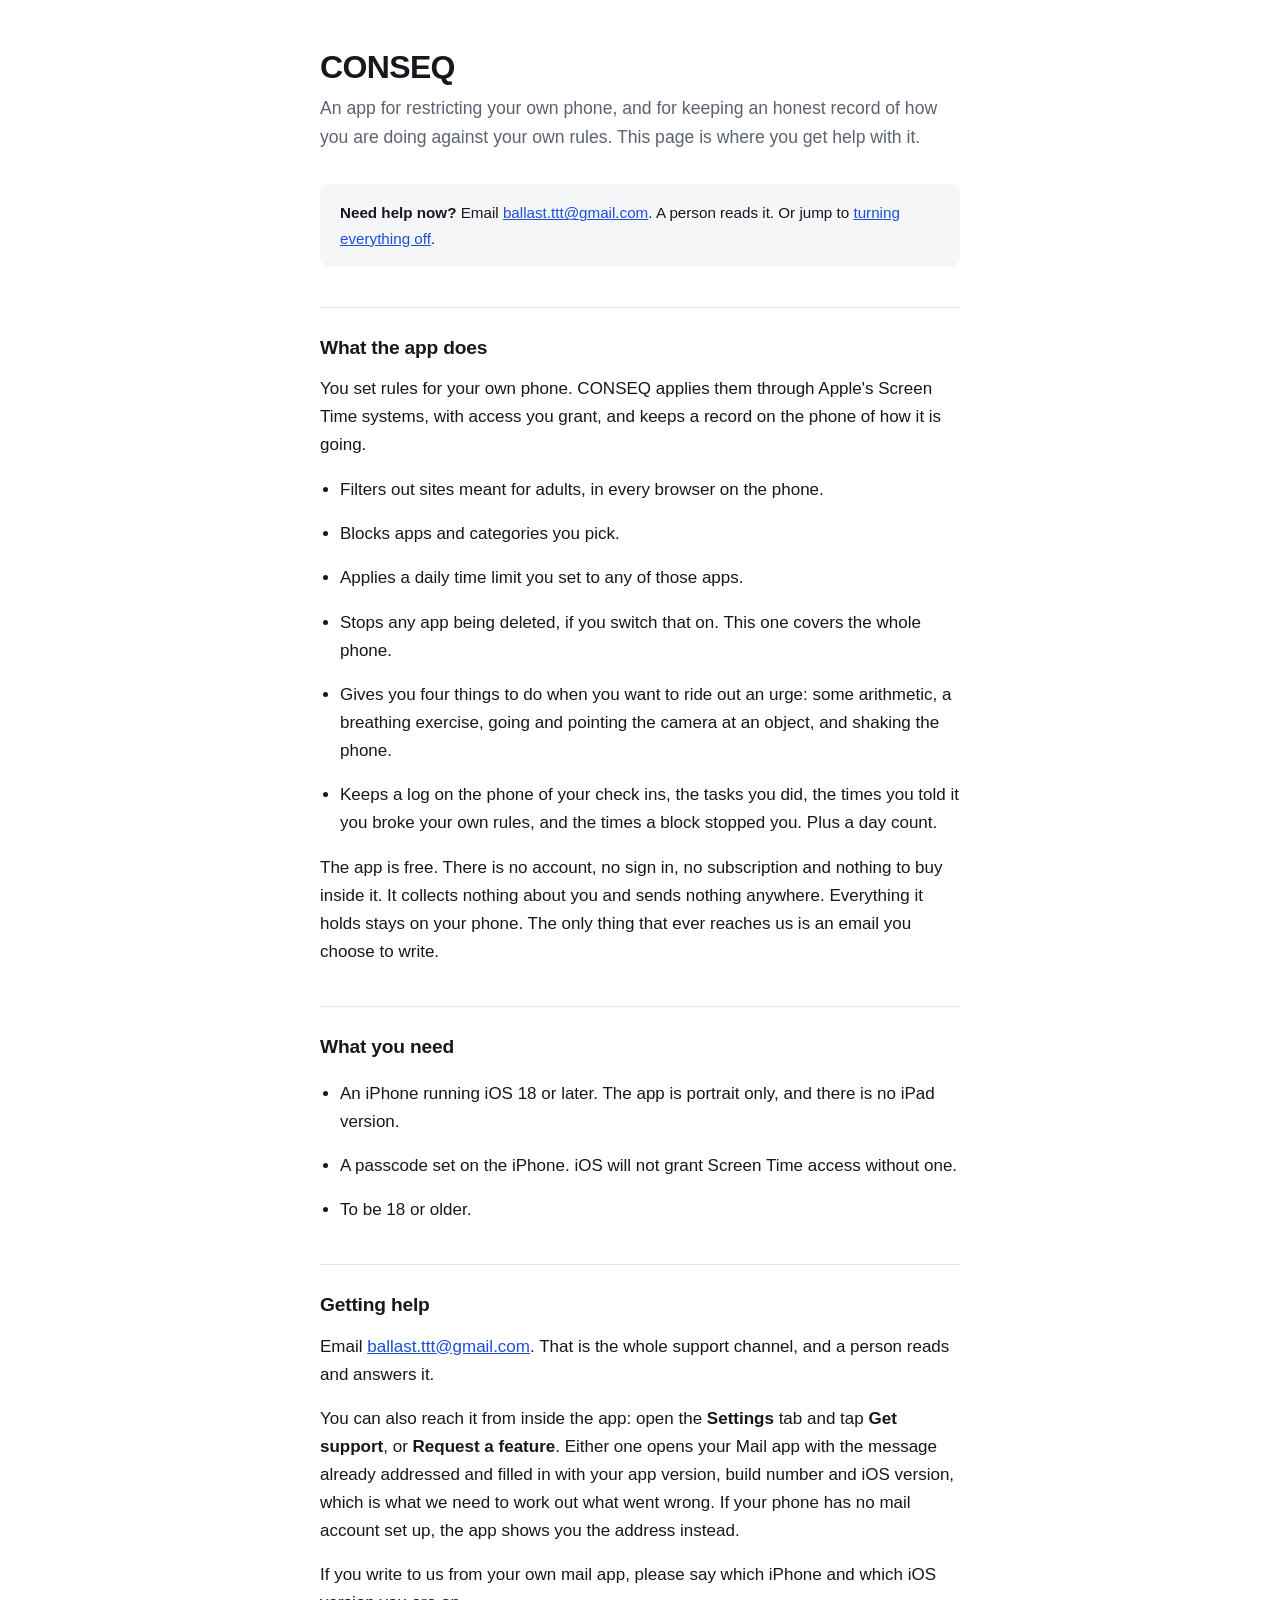
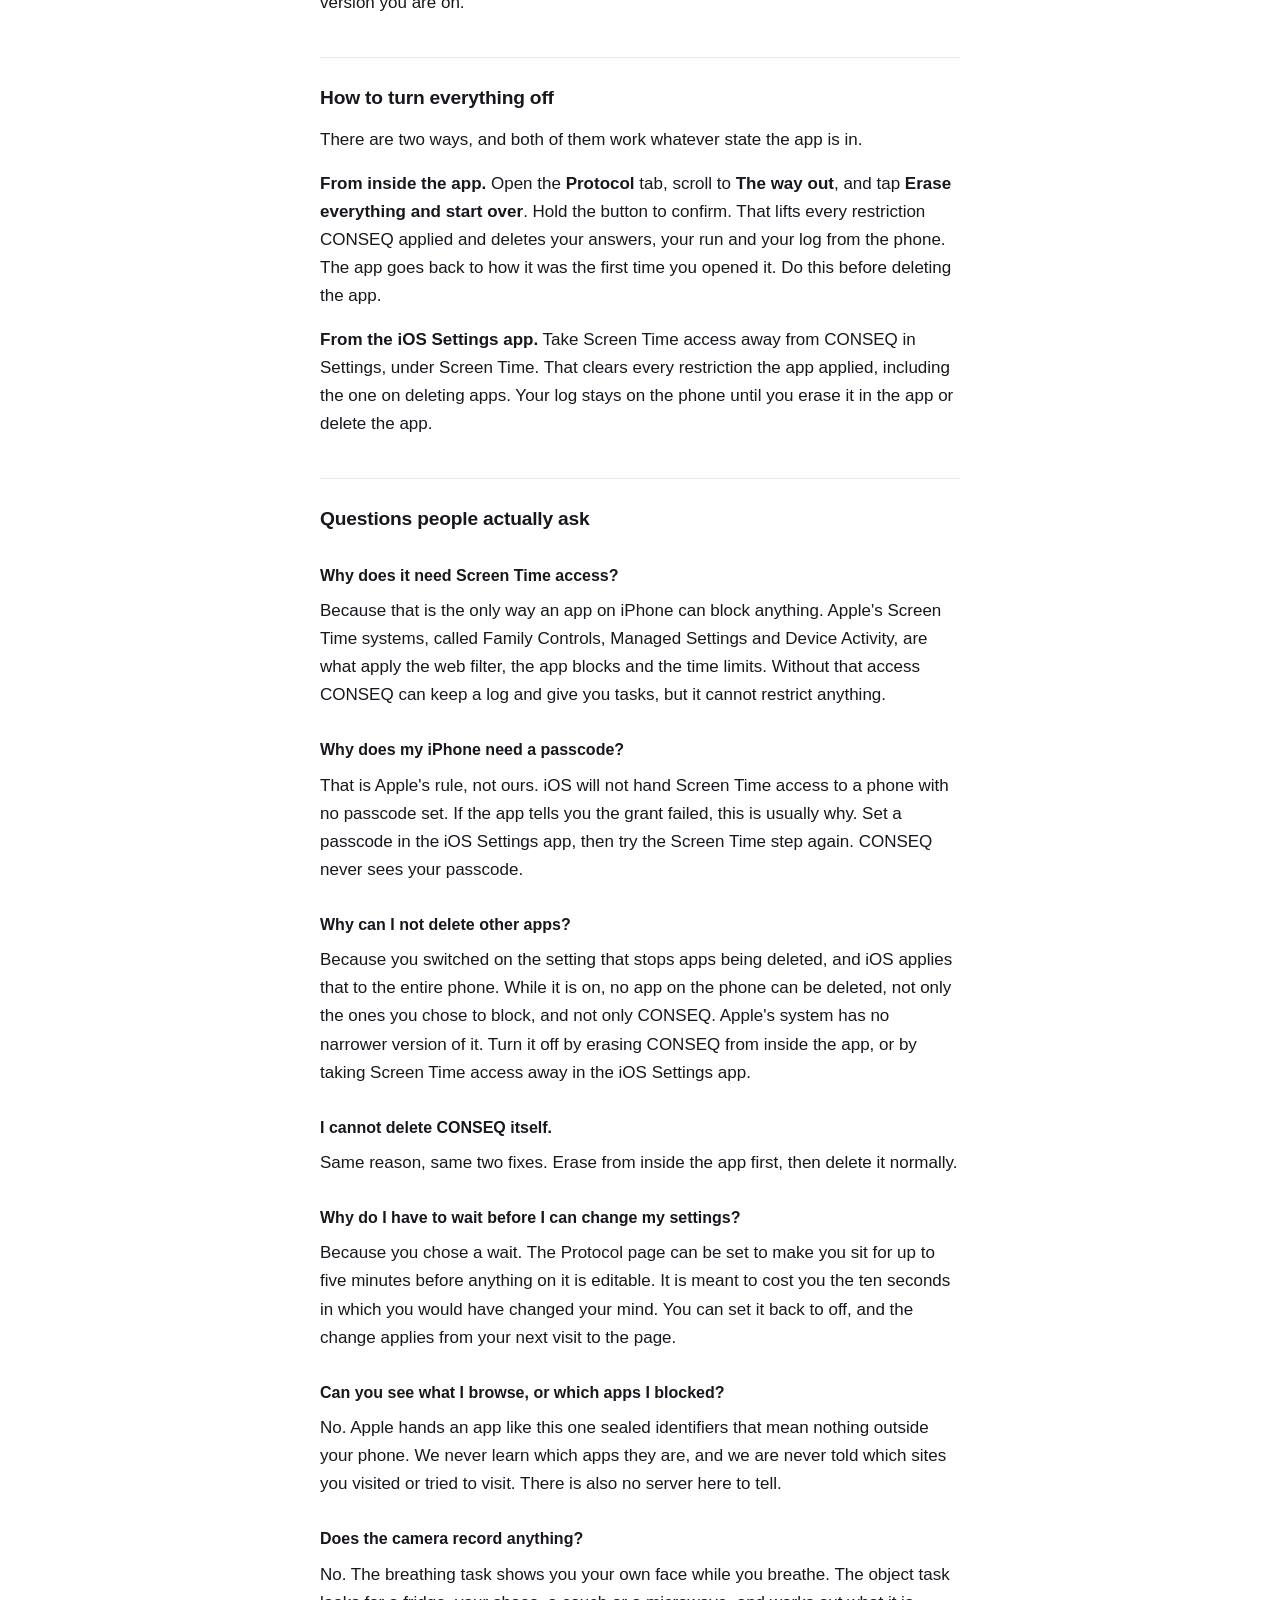
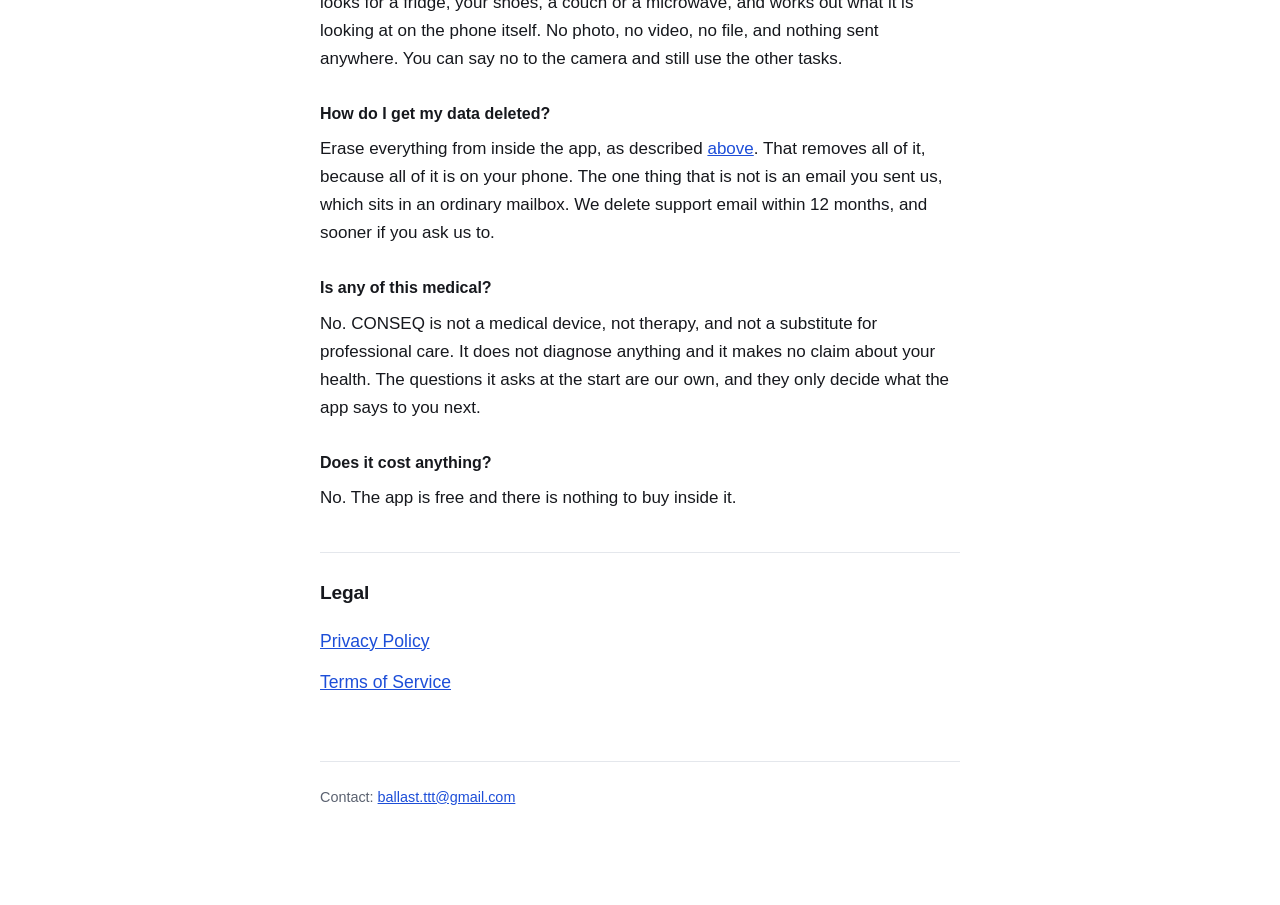
<file: index.html>
<!doctype html>
<html lang="en">
<head>
<meta charset="utf-8">
<meta name="viewport" content="width=device-width, initial-scale=1">
<title>CONSEQ Support</title>
<link rel="stylesheet" href="style.css">
</head>
<body>
<main>

<h1>CONSEQ</h1>
<p class="lede">An app for restricting your own phone, and for keeping an honest record of how you are doing against your own rules. This page is where you get help with it.</p>

<div class="note">
  <p><strong>Need help now?</strong> Email <a href="mailto:ballast.ttt@gmail.com">ballast.ttt@gmail.com</a>. A person reads it. Or jump to <a href="#turn-off">turning everything off</a>.</p>
</div>

<h2>What the app does</h2>

<p>You set rules for your own phone. CONSEQ applies them through Apple's Screen Time systems, with access you grant, and keeps a record on the phone of how it is going.</p>

<ul>
  <li>Filters out sites meant for adults, in every browser on the phone.</li>
  <li>Blocks apps and categories you pick.</li>
  <li>Applies a daily time limit you set to any of those apps.</li>
  <li>Stops any app being deleted, if you switch that on. This one covers the whole phone.</li>
  <li>Gives you four things to do when you want to ride out an urge: some arithmetic, a breathing exercise, going and pointing the camera at an object, and shaking the phone.</li>
  <li>Keeps a log on the phone of your check ins, the tasks you did, the times you told it you broke your own rules, and the times a block stopped you. Plus a day count.</li>
</ul>

<p>The app is free. There is no account, no sign in, no subscription and nothing to buy inside it. It collects nothing about you and sends nothing anywhere. Everything it holds stays on your phone. The only thing that ever reaches us is an email you choose to write.</p>

<h2>What you need</h2>

<ul>
  <li>An iPhone running iOS 18 or later. The app is portrait only, and there is no iPad version.</li>
  <li>A passcode set on the iPhone. iOS will not grant Screen Time access without one.</li>
  <li>To be 18 or older.</li>
</ul>

<h2>Getting help</h2>

<p>Email <a href="mailto:ballast.ttt@gmail.com">ballast.ttt@gmail.com</a>. That is the whole support channel, and a person reads and answers it.</p>

<p>You can also reach it from inside the app: open the <strong>Settings</strong> tab and tap <strong>Get support</strong>, or <strong>Request a feature</strong>. Either one opens your Mail app with the message already addressed and filled in with your app version, build number and iOS version, which is what we need to work out what went wrong. If your phone has no mail account set up, the app shows you the address instead.</p>

<p>If you write to us from your own mail app, please say which iPhone and which iOS version you are on.</p>

<h2 id="turn-off">How to turn everything off</h2>

<p>There are two ways, and both of them work whatever state the app is in.</p>

<p><strong>From inside the app.</strong> Open the <strong>Protocol</strong> tab, scroll to <strong>The way out</strong>, and tap <strong>Erase everything and start over</strong>. Hold the button to confirm. That lifts every restriction CONSEQ applied and deletes your answers, your run and your log from the phone. The app goes back to how it was the first time you opened it. Do this before deleting the app.</p>

<p><strong>From the iOS Settings app.</strong> Take Screen Time access away from CONSEQ in Settings, under Screen Time. That clears every restriction the app applied, including the one on deleting apps. Your log stays on the phone until you erase it in the app or delete the app.</p>

<h2>Questions people actually ask</h2>

<h3>Why does it need Screen Time access?</h3>

<p>Because that is the only way an app on iPhone can block anything. Apple's Screen Time systems, called Family Controls, Managed Settings and Device Activity, are what apply the web filter, the app blocks and the time limits. Without that access CONSEQ can keep a log and give you tasks, but it cannot restrict anything.</p>

<h3>Why does my iPhone need a passcode?</h3>

<p>That is Apple's rule, not ours. iOS will not hand Screen Time access to a phone with no passcode set. If the app tells you the grant failed, this is usually why. Set a passcode in the iOS Settings app, then try the Screen Time step again. CONSEQ never sees your passcode.</p>

<h3>Why can I not delete other apps?</h3>

<p>Because you switched on the setting that stops apps being deleted, and iOS applies that to the entire phone. While it is on, no app on the phone can be deleted, not only the ones you chose to block, and not only CONSEQ. Apple's system has no narrower version of it. Turn it off by erasing CONSEQ from inside the app, or by taking Screen Time access away in the iOS Settings app.</p>

<h3>I cannot delete CONSEQ itself.</h3>

<p>Same reason, same two fixes. Erase from inside the app first, then delete it normally.</p>

<h3>Why do I have to wait before I can change my settings?</h3>

<p>Because you chose a wait. The Protocol page can be set to make you sit for up to five minutes before anything on it is editable. It is meant to cost you the ten seconds in which you would have changed your mind. You can set it back to off, and the change applies from your next visit to the page.</p>

<h3>Can you see what I browse, or which apps I blocked?</h3>

<p>No. Apple hands an app like this one sealed identifiers that mean nothing outside your phone. We never learn which apps they are, and we are never told which sites you visited or tried to visit. There is also no server here to tell.</p>

<h3>Does the camera record anything?</h3>

<p>No. The breathing task shows you your own face while you breathe. The object task looks for a fridge, your shoes, a couch or a microwave, and works out what it is looking at on the phone itself. No photo, no video, no file, and nothing sent anywhere. You can say no to the camera and still use the other tasks.</p>

<h3>How do I get my data deleted?</h3>

<p>Erase everything from inside the app, as described <a href="#turn-off">above</a>. That removes all of it, because all of it is on your phone. The one thing that is not is an email you sent us, which sits in an ordinary mailbox. We delete support email within 12 months, and sooner if you ask us to.</p>

<h3>Is any of this medical?</h3>

<p>No. CONSEQ is not a medical device, not therapy, and not a substitute for professional care. It does not diagnose anything and it makes no claim about your health. The questions it asks at the start are our own, and they only decide what the app says to you next.</p>

<h3>Does it cost anything?</h3>

<p>No. The app is free and there is nothing to buy inside it.</p>

<h2>Legal</h2>

<ul class="home-links">
  <li><a href="privacy.html">Privacy Policy</a></li>
  <li><a href="terms.html">Terms of Service</a></li>
</ul>

<footer>
  <p>Contact: <a href="mailto:ballast.ttt@gmail.com">ballast.ttt@gmail.com</a></p>
</footer>

</main>
</body>
</html>
</file>
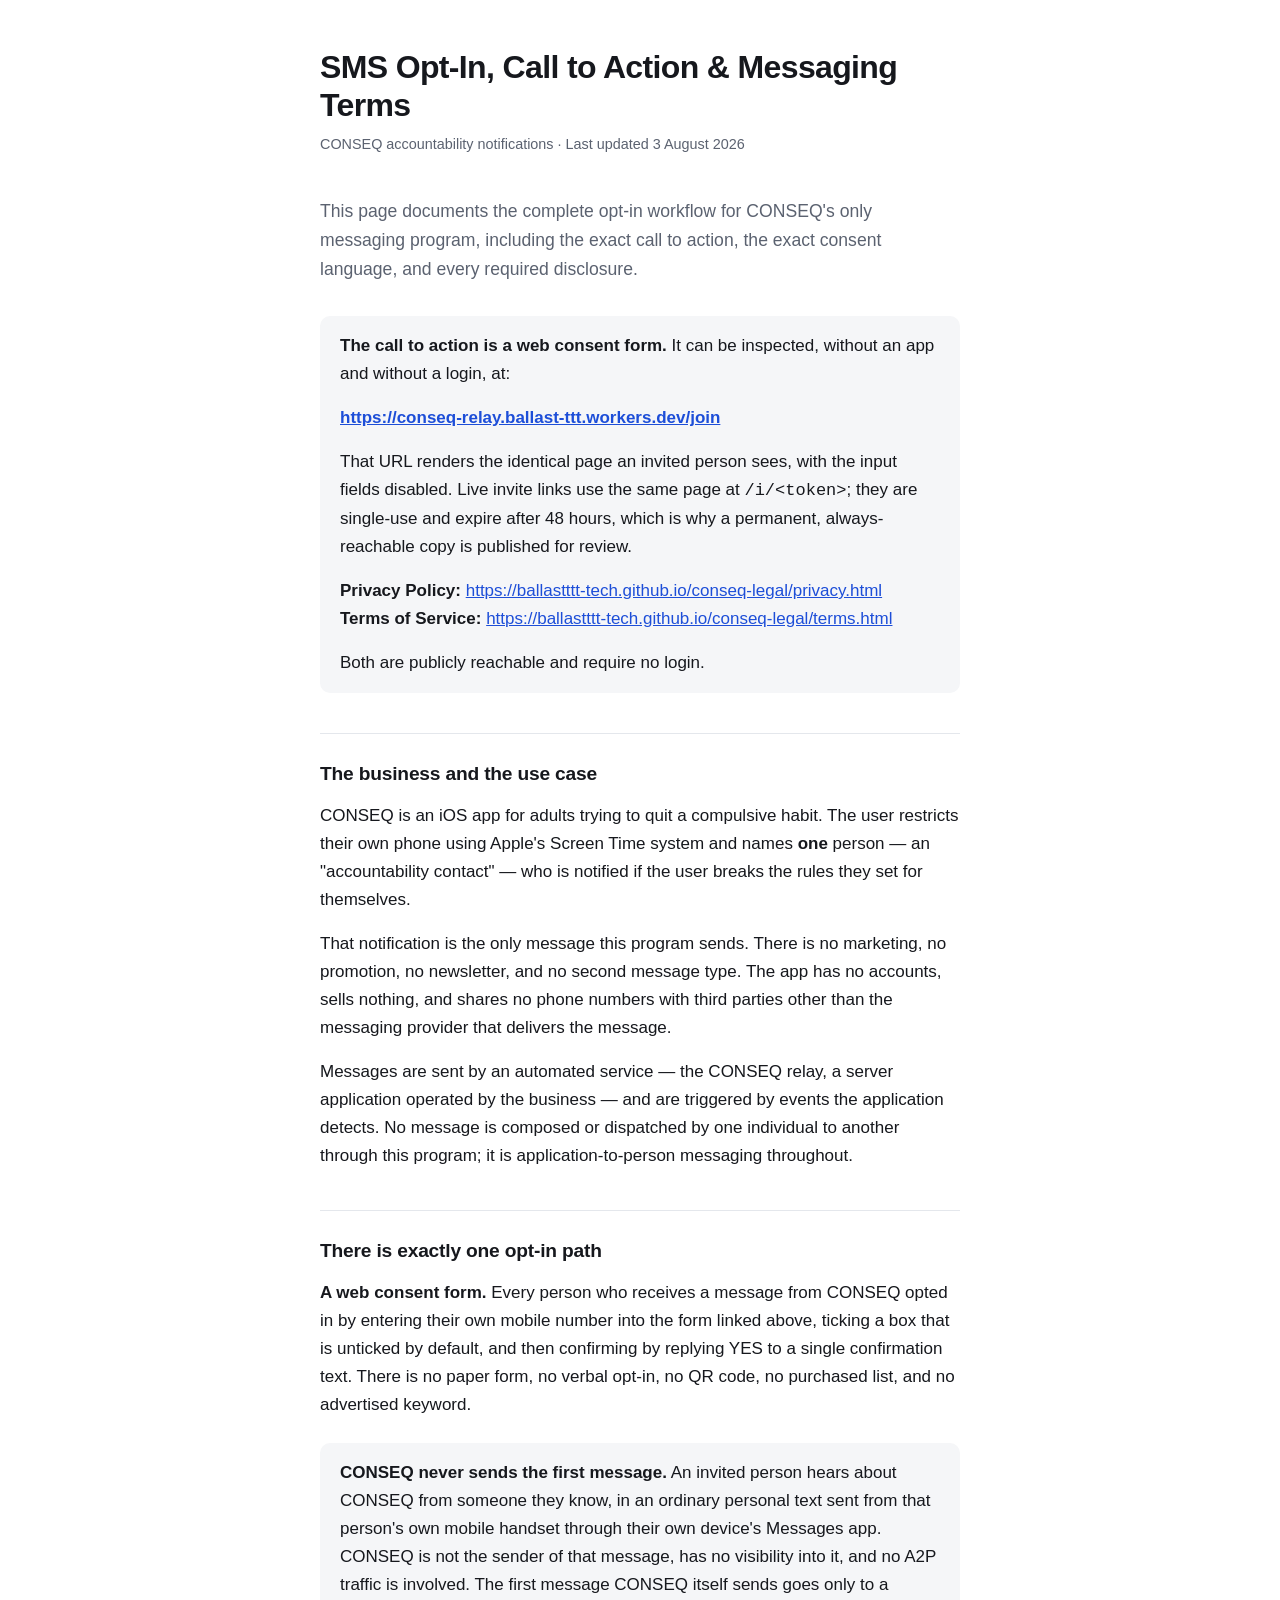
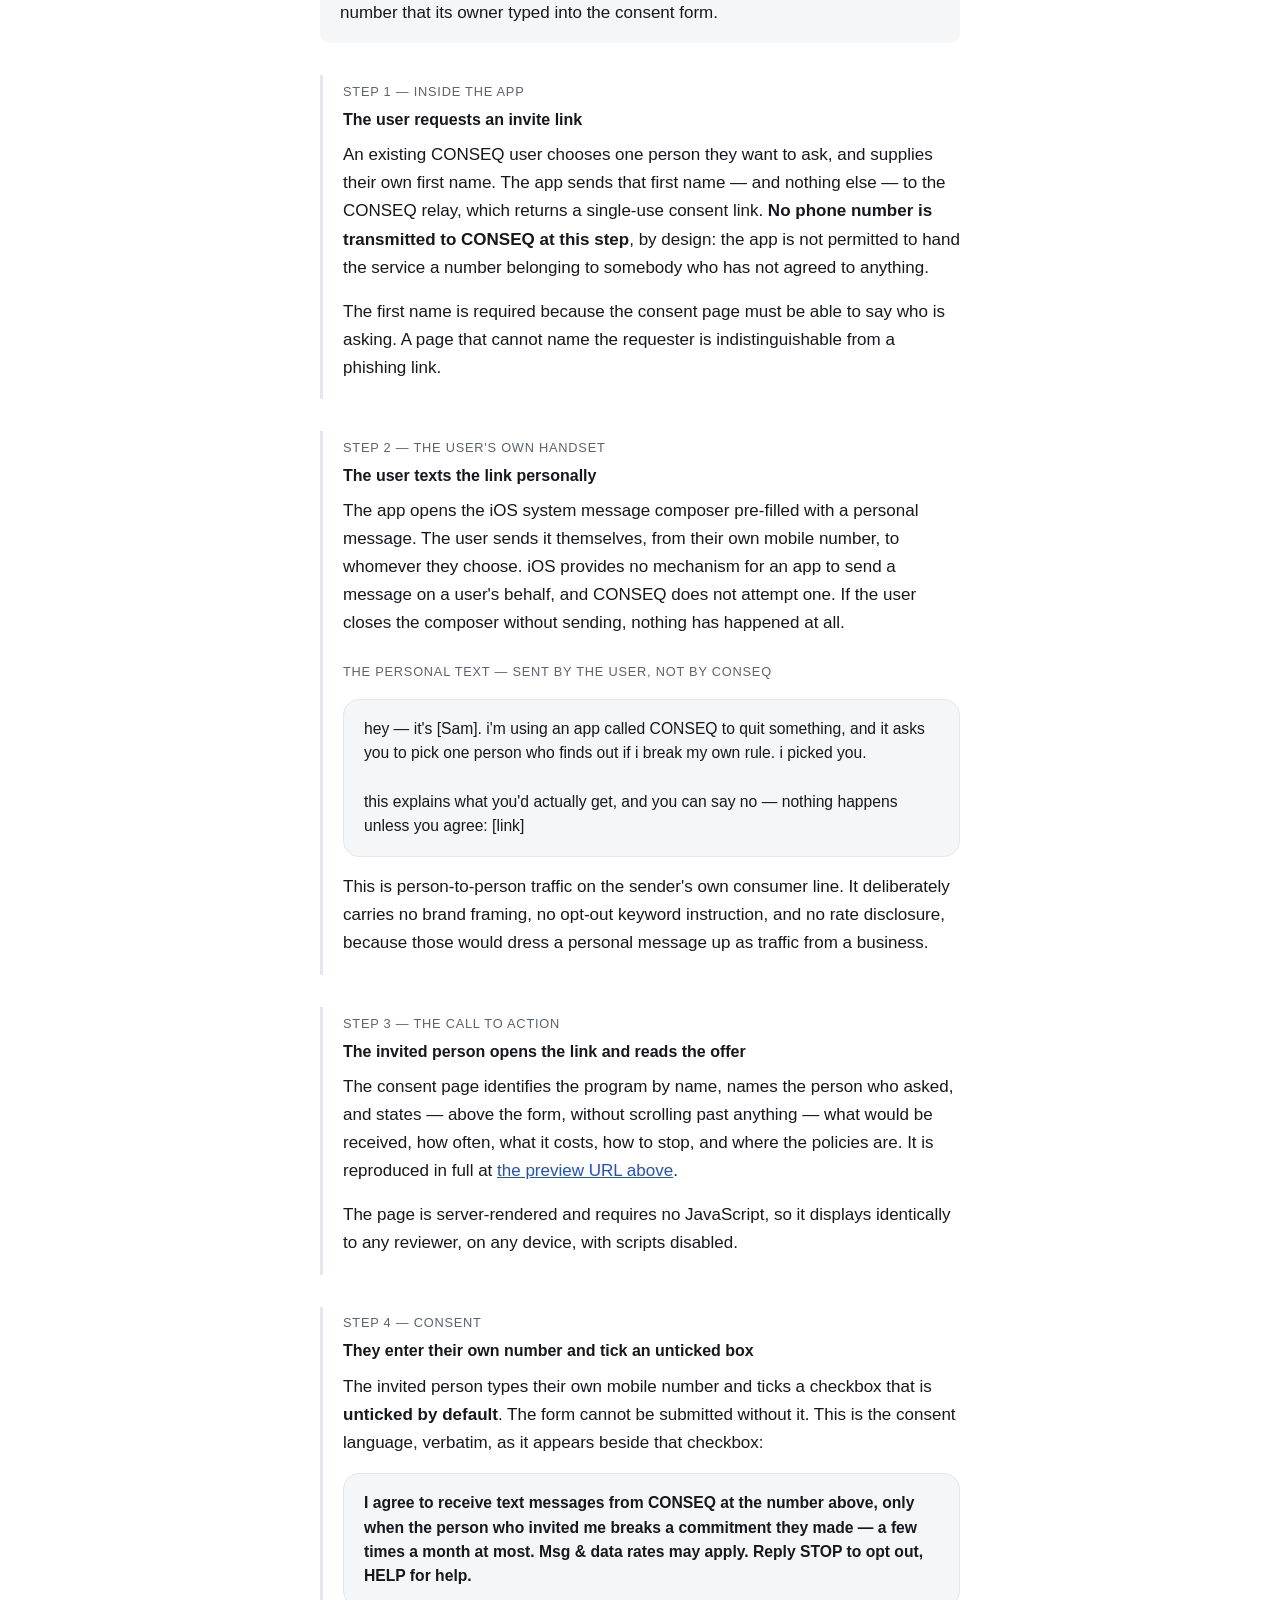
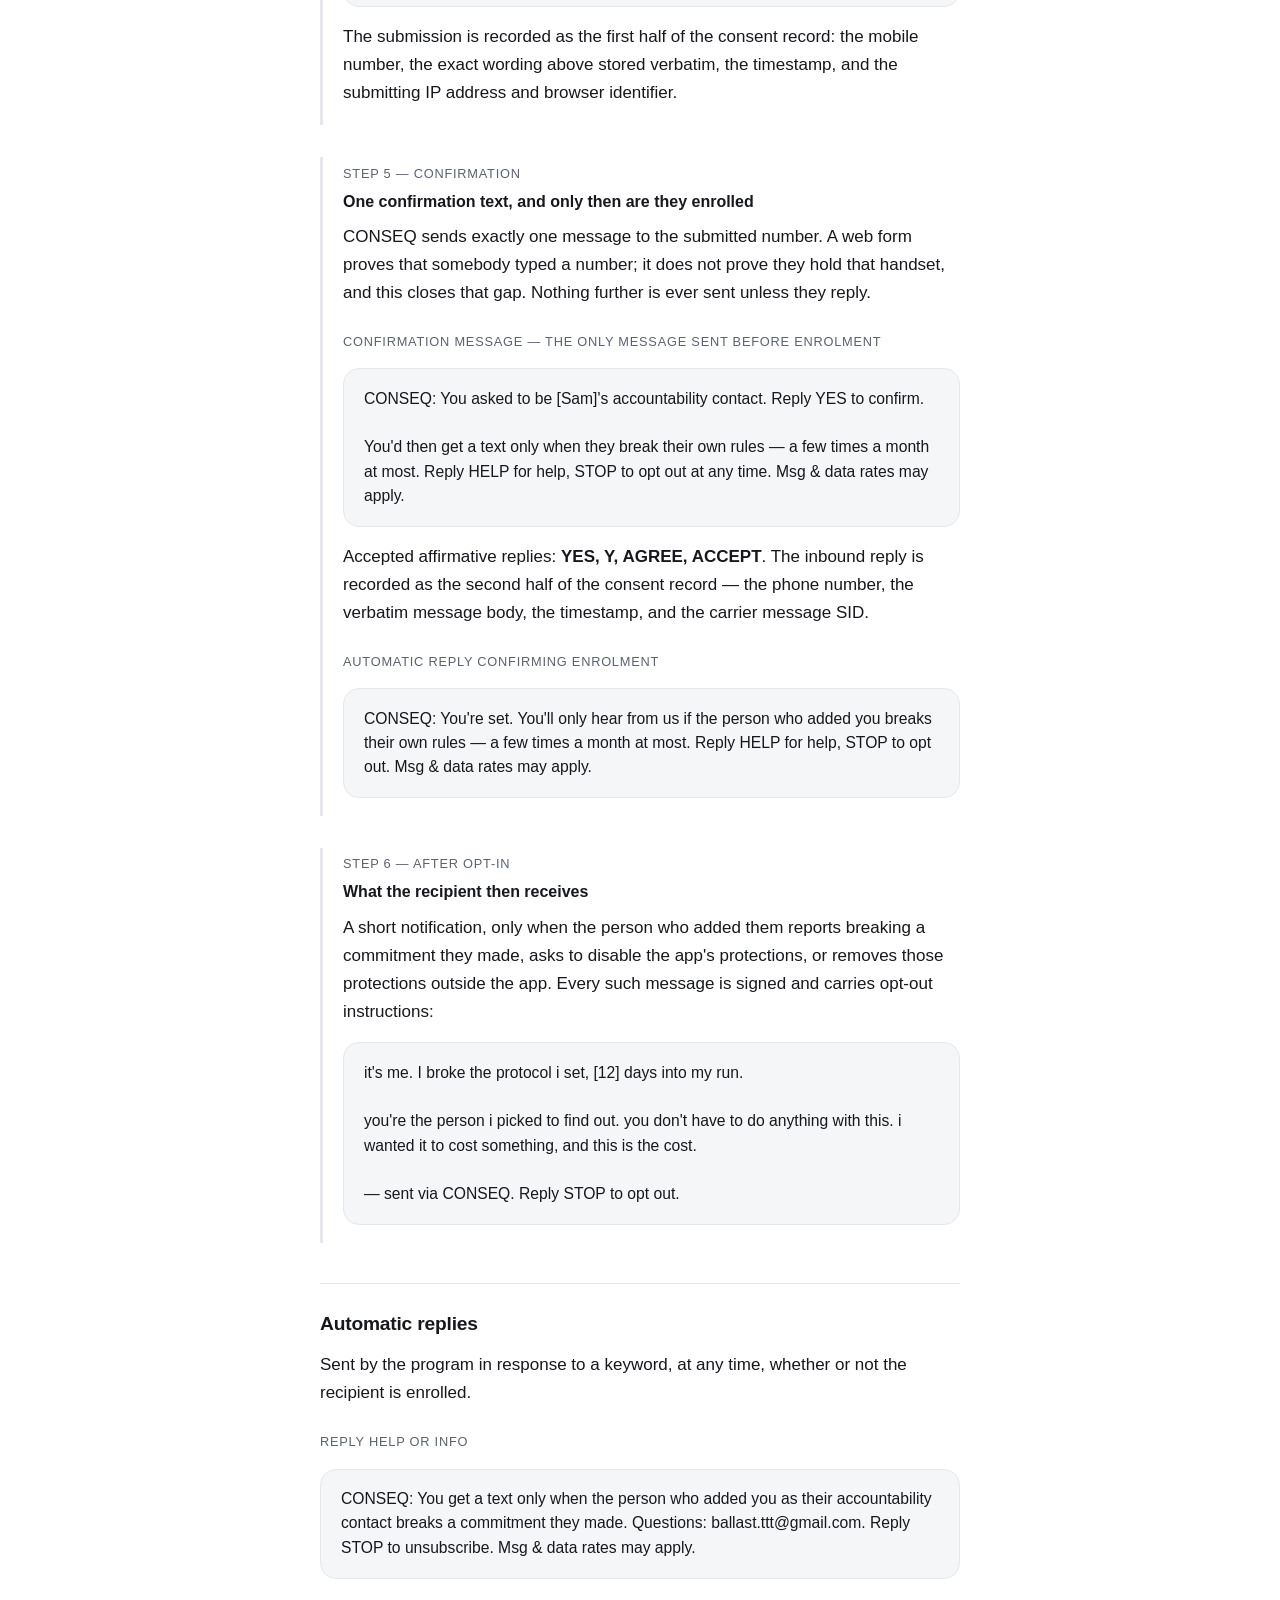
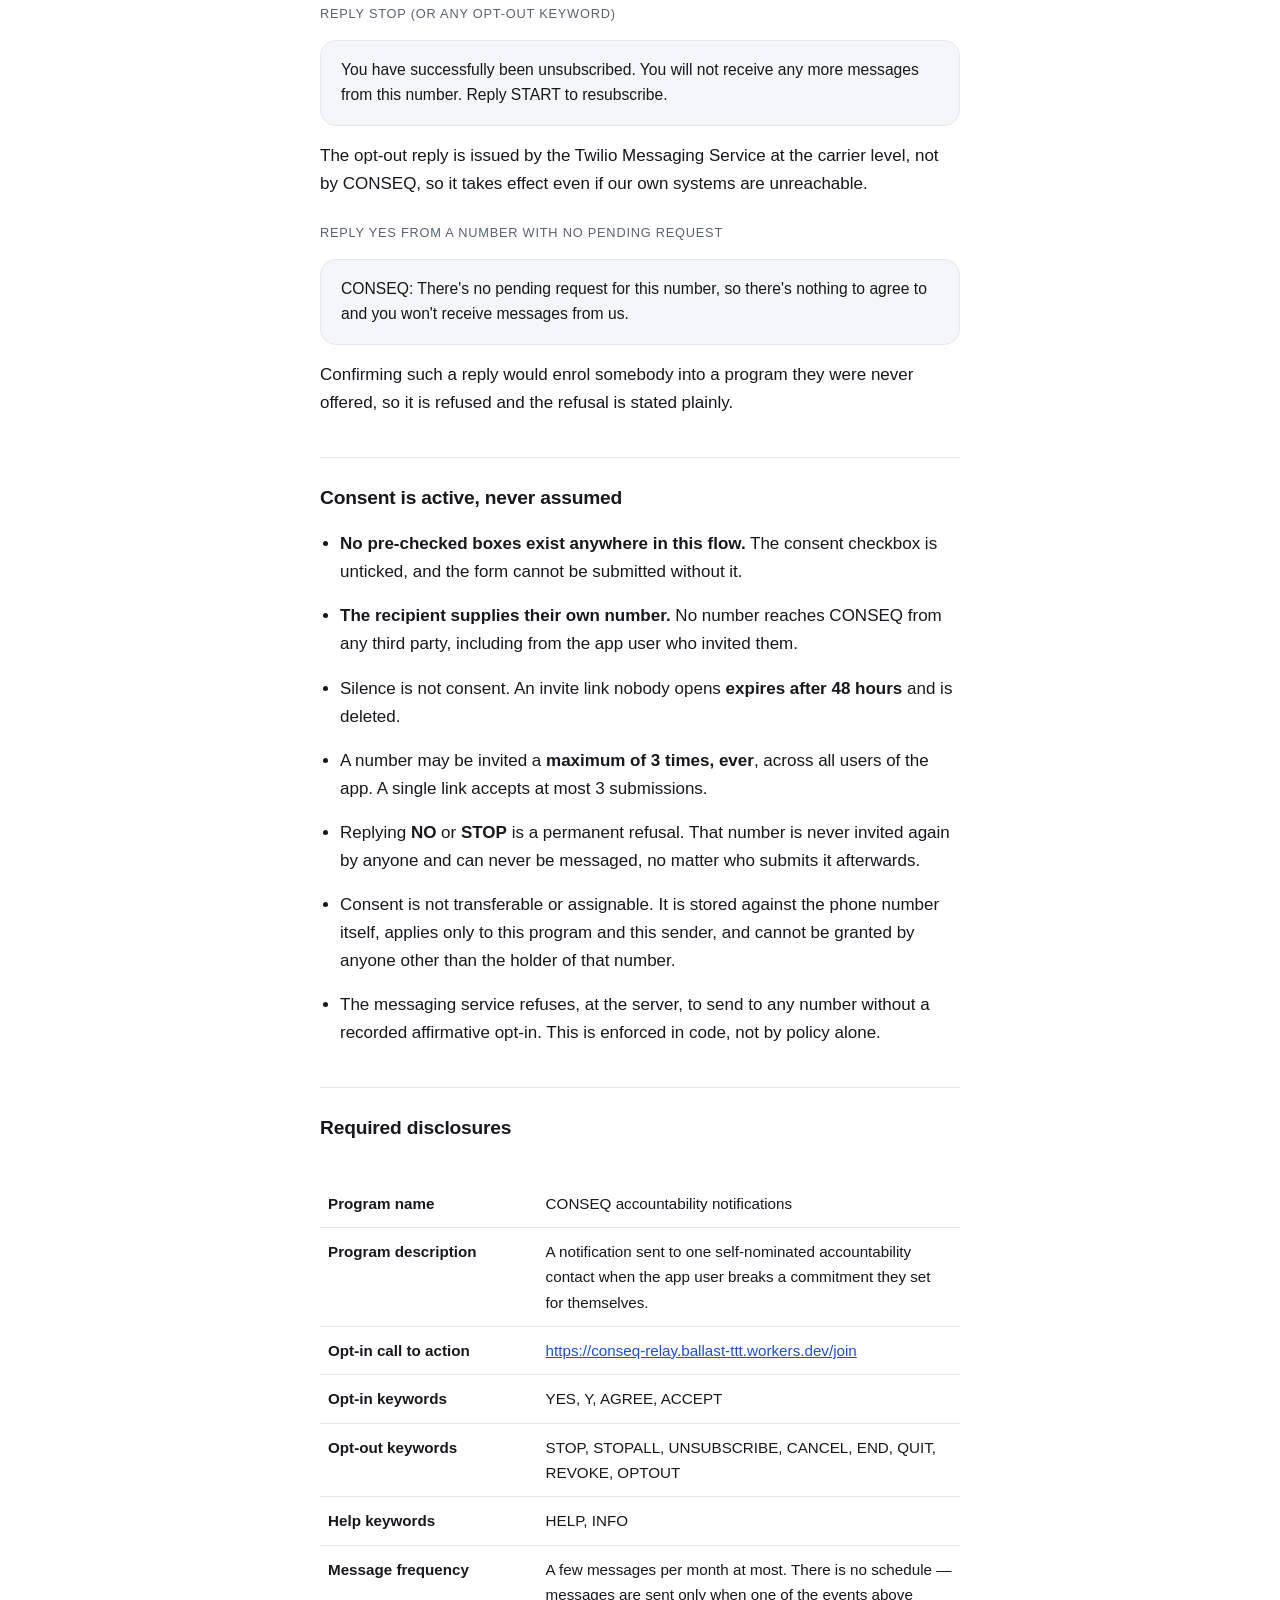
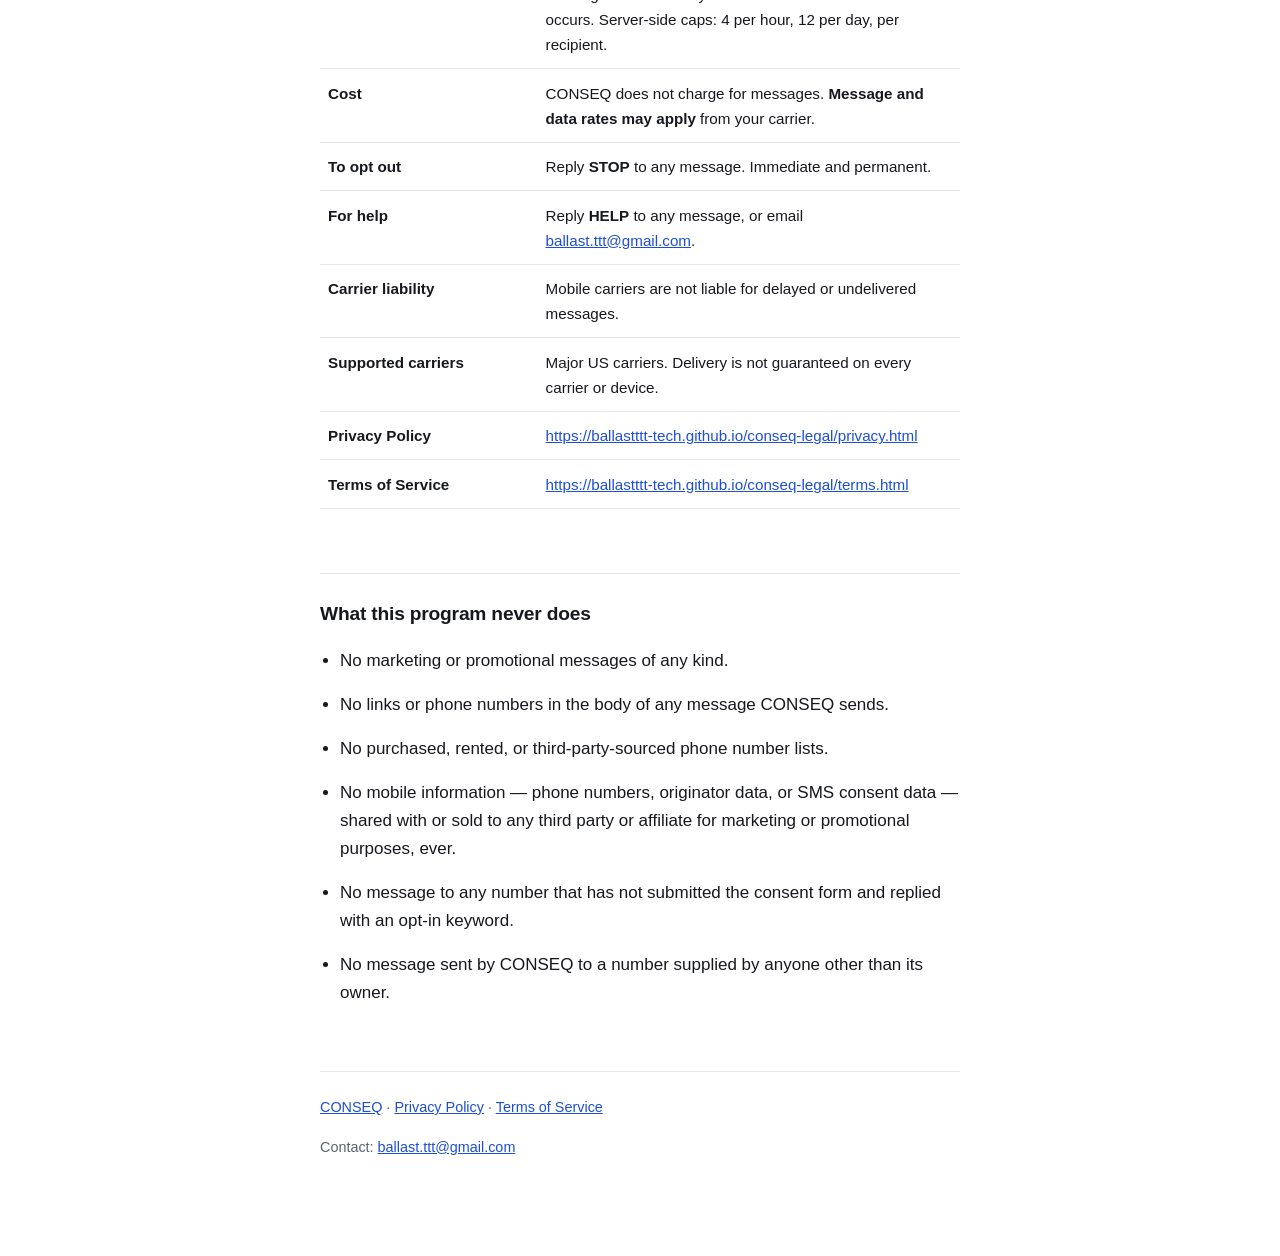
<file: opt-in.html>
<!doctype html>
<html lang="en">
<head>
<meta charset="utf-8">
<meta name="viewport" content="width=device-width, initial-scale=1">
<title>CONSEQ — SMS Opt-In, Call to Action &amp; Messaging Terms</title>
<link rel="stylesheet" href="style.css">
<style>
  .sms {
    background: var(--note-bg);
    border-radius: 16px;
    padding: 1.1rem 1.25rem;
    margin: 1rem 0;
    font-size: 0.98rem;
    line-height: 1.55;
    white-space: pre-line;
    border: 1px solid var(--rule);
  }
  .sms-label {
    font-size: 0.8rem;
    letter-spacing: 0.06em;
    text-transform: uppercase;
    color: var(--muted);
    margin-bottom: 0.4rem;
    margin-top: 1.5rem;
  }
  .cta { font-weight: 600; }
  .step {
    border-left: 3px solid var(--rule);
    padding: 0.1rem 0 0.1rem 1.25rem;
    margin: 2rem 0;
  }
  .step h3 { margin-top: 0; }
  .step-num {
    display: inline-block;
    font-size: 0.8rem;
    letter-spacing: 0.06em;
    text-transform: uppercase;
    color: var(--muted);
    margin-bottom: 0.3rem;
  }
  table { width: 100%; border-collapse: collapse; margin: 1.5rem 0; font-size: 0.95rem; }
  th, td { text-align: left; padding: 0.7rem 0.5rem; border-bottom: 1px solid var(--rule); vertical-align: top; }
  th { width: 34%; font-weight: 600; }
  .table-wrap { overflow-x: auto; }
  .callout {
    background: var(--note-bg);
    border-radius: 10px;
    padding: 1rem 1.25rem;
    margin: 1.5rem 0;
  }
  .callout p:last-child { margin-bottom: 0; }
</style>
</head>
<body>
<main>

<h1>SMS Opt-In, Call to Action &amp; Messaging Terms</h1>
<p class="meta">CONSEQ accountability notifications · Last updated 3 August 2026</p>

<p class="lede">This page documents the complete opt-in workflow for CONSEQ's only messaging program, including the exact call to action, the exact consent language, and every required disclosure.</p>

<div class="callout">
  <p><strong>The call to action is a web consent form.</strong> It can be inspected, without an app and without a login, at:</p>
  <p><a href="https://conseq-relay.ballast-ttt.workers.dev/join"><strong>https://conseq-relay.ballast-ttt.workers.dev/join</strong></a></p>
  <p>That URL renders the identical page an invited person sees, with the input fields disabled. Live invite links use the same page at <code>/i/&lt;token&gt;</code>; they are single-use and expire after 48 hours, which is why a permanent, always-reachable copy is published for review.</p>
  <p><strong>Privacy Policy:</strong> <a href="privacy.html">https://ballastttt-tech.github.io/conseq-legal/privacy.html</a><br>
  <strong>Terms of Service:</strong> <a href="terms.html">https://ballastttt-tech.github.io/conseq-legal/terms.html</a></p>
  <p>Both are publicly reachable and require no login.</p>
</div>

<h2>The business and the use case</h2>

<p>CONSEQ is an iOS app for adults trying to quit a compulsive habit. The user restricts their own phone using Apple's Screen Time system and names <strong>one</strong> person — an "accountability contact" — who is notified if the user breaks the rules they set for themselves.</p>

<p>That notification is the only message this program sends. There is no marketing, no promotion, no newsletter, and no second message type. The app has no accounts, sells nothing, and shares no phone numbers with third parties other than the messaging provider that delivers the message.</p>

<p>Messages are sent by an automated service — the CONSEQ relay, a server application operated by the business — and are triggered by events the application detects. No message is composed or dispatched by one individual to another through this program; it is application-to-person messaging throughout.</p>

<h2>There is exactly one opt-in path</h2>

<p><strong>A web consent form.</strong> Every person who receives a message from CONSEQ opted in by entering their own mobile number into the form linked above, ticking a box that is unticked by default, and then confirming by replying YES to a single confirmation text. There is no paper form, no verbal opt-in, no QR code, no purchased list, and no advertised keyword.</p>

<div class="callout">
  <p><strong>CONSEQ never sends the first message.</strong> An invited person hears about CONSEQ from someone they know, in an ordinary personal text sent from that person's own mobile handset through their own device's Messages app. CONSEQ is not the sender of that message, has no visibility into it, and no A2P traffic is involved. The first message CONSEQ itself sends goes only to a number that its owner typed into the consent form.</p>
</div>

<div class="step">
  <span class="step-num">Step 1 — inside the app</span>
  <h3>The user requests an invite link</h3>
  <p>An existing CONSEQ user chooses one person they want to ask, and supplies their own first name. The app sends that first name — and nothing else — to the CONSEQ relay, which returns a single-use consent link. <strong>No phone number is transmitted to CONSEQ at this step</strong>, by design: the app is not permitted to hand the service a number belonging to somebody who has not agreed to anything.</p>
  <p>The first name is required because the consent page must be able to say who is asking. A page that cannot name the requester is indistinguishable from a phishing link.</p>
</div>

<div class="step">
  <span class="step-num">Step 2 — the user's own handset</span>
  <h3>The user texts the link personally</h3>
  <p>The app opens the iOS system message composer pre-filled with a personal message. The user sends it themselves, from their own mobile number, to whomever they choose. iOS provides no mechanism for an app to send a message on a user's behalf, and CONSEQ does not attempt one. If the user closes the composer without sending, nothing has happened at all.</p>
  <p class="sms-label">The personal text — sent by the user, not by CONSEQ</p>
  <div class="sms">hey — it's [Sam]. i'm using an app called CONSEQ to quit something, and it asks you to pick one person who finds out if i break my own rule. i picked you.

this explains what you'd actually get, and you can say no — nothing happens unless you agree: [link]</div>
  <p>This is person-to-person traffic on the sender's own consumer line. It deliberately carries no brand framing, no opt-out keyword instruction, and no rate disclosure, because those would dress a personal message up as traffic from a business.</p>
</div>

<div class="step">
  <span class="step-num">Step 3 — the call to action</span>
  <h3>The invited person opens the link and reads the offer</h3>
  <p>The consent page identifies the program by name, names the person who asked, and states — above the form, without scrolling past anything — what would be received, how often, what it costs, how to stop, and where the policies are. It is reproduced in full at <a href="https://conseq-relay.ballast-ttt.workers.dev/join">the preview URL above</a>.</p>
  <p>The page is server-rendered and requires no JavaScript, so it displays identically to any reviewer, on any device, with scripts disabled.</p>
</div>

<div class="step">
  <span class="step-num">Step 4 — consent</span>
  <h3>They enter their own number and tick an unticked box</h3>
  <p>The invited person types their own mobile number and ticks a checkbox that is <strong>unticked by default</strong>. The form cannot be submitted without it. This is the consent language, verbatim, as it appears beside that checkbox:</p>
  <div class="sms cta">I agree to receive text messages from CONSEQ at the number above, only when the person who invited me breaks a commitment they made — a few times a month at most. Msg &amp; data rates may apply. Reply STOP to opt out, HELP for help.</div>
  <p>The submission is recorded as the first half of the consent record: the mobile number, the exact wording above stored verbatim, the timestamp, and the submitting IP address and browser identifier.</p>
</div>

<div class="step">
  <span class="step-num">Step 5 — confirmation</span>
  <h3>One confirmation text, and only then are they enrolled</h3>
  <p>CONSEQ sends exactly one message to the submitted number. A web form proves that somebody typed a number; it does not prove they hold that handset, and this closes that gap. Nothing further is ever sent unless they reply.</p>
  <p class="sms-label">Confirmation message — the only message sent before enrolment</p>
  <div class="sms">CONSEQ: You asked to be [Sam]'s accountability contact. Reply YES to confirm.

You'd then get a text only when they break their own rules — a few times a month at most. Reply HELP for help, STOP to opt out at any time. Msg &amp; data rates may apply.</div>
  <p>Accepted affirmative replies: <strong>YES, Y, AGREE, ACCEPT</strong>. The inbound reply is recorded as the second half of the consent record — the phone number, the verbatim message body, the timestamp, and the carrier message SID.</p>
  <p class="sms-label">Automatic reply confirming enrolment</p>
  <div class="sms">CONSEQ: You're set. You'll only hear from us if the person who added you breaks their own rules — a few times a month at most. Reply HELP for help, STOP to opt out. Msg &amp; data rates may apply.</div>
</div>

<div class="step">
  <span class="step-num">Step 6 — after opt-in</span>
  <h3>What the recipient then receives</h3>
  <p>A short notification, only when the person who added them reports breaking a commitment they made, asks to disable the app's protections, or removes those protections outside the app. Every such message is signed and carries opt-out instructions:</p>
  <div class="sms">it's me. I broke the protocol i set, [12] days into my run.

you're the person i picked to find out. you don't have to do anything with this. i wanted it to cost something, and this is the cost.

— sent via CONSEQ. Reply STOP to opt out.</div>
</div>

<h2>Automatic replies</h2>

<p>Sent by the program in response to a keyword, at any time, whether or not the recipient is enrolled.</p>

<p class="sms-label">Reply HELP or INFO</p>
<div class="sms">CONSEQ: You get a text only when the person who added you as their accountability contact breaks a commitment they made. Questions: ballast.ttt@gmail.com. Reply STOP to unsubscribe. Msg &amp; data rates may apply.</div>

<p class="sms-label">Reply STOP (or any opt-out keyword)</p>
<div class="sms">You have successfully been unsubscribed. You will not receive any more messages from this number. Reply START to resubscribe.</div>

<p>The opt-out reply is issued by the Twilio Messaging Service at the carrier level, not by CONSEQ, so it takes effect even if our own systems are unreachable.</p>

<p class="sms-label">Reply YES from a number with no pending request</p>
<div class="sms">CONSEQ: There's no pending request for this number, so there's nothing to agree to and you won't receive messages from us.</div>

<p>Confirming such a reply would enrol somebody into a program they were never offered, so it is refused and the refusal is stated plainly.</p>

<h2>Consent is active, never assumed</h2>

<ul>
  <li><strong>No pre-checked boxes exist anywhere in this flow.</strong> The consent checkbox is unticked, and the form cannot be submitted without it.</li>
  <li><strong>The recipient supplies their own number.</strong> No number reaches CONSEQ from any third party, including from the app user who invited them.</li>
  <li>Silence is not consent. An invite link nobody opens <strong>expires after 48 hours</strong> and is deleted.</li>
  <li>A number may be invited a <strong>maximum of 3 times, ever</strong>, across all users of the app. A single link accepts at most 3 submissions.</li>
  <li>Replying <strong>NO</strong> or <strong>STOP</strong> is a permanent refusal. That number is never invited again by anyone and can never be messaged, no matter who submits it afterwards.</li>
  <li>Consent is not transferable or assignable. It is stored against the phone number itself, applies only to this program and this sender, and cannot be granted by anyone other than the holder of that number.</li>
  <li>The messaging service refuses, at the server, to send to any number without a recorded affirmative opt-in. This is enforced in code, not by policy alone.</li>
</ul>

<h2>Required disclosures</h2>

<div class="table-wrap">
<table>
  <tr><th>Program name</th><td>CONSEQ accountability notifications</td></tr>
  <tr><th>Program description</th><td>A notification sent to one self-nominated accountability contact when the app user breaks a commitment they set for themselves.</td></tr>
  <tr><th>Opt-in call to action</th><td><a href="https://conseq-relay.ballast-ttt.workers.dev/join">https://conseq-relay.ballast-ttt.workers.dev/join</a></td></tr>
  <tr><th>Opt-in keywords</th><td>YES, Y, AGREE, ACCEPT</td></tr>
  <tr><th>Opt-out keywords</th><td>STOP, STOPALL, UNSUBSCRIBE, CANCEL, END, QUIT, REVOKE, OPTOUT</td></tr>
  <tr><th>Help keywords</th><td>HELP, INFO</td></tr>
  <tr><th>Message frequency</th><td>A few messages per month at most. There is no schedule — messages are sent only when one of the events above occurs. Server-side caps: 4 per hour, 12 per day, per recipient.</td></tr>
  <tr><th>Cost</th><td>CONSEQ does not charge for messages. <strong>Message and data rates may apply</strong> from your carrier.</td></tr>
  <tr><th>To opt out</th><td>Reply <strong>STOP</strong> to any message. Immediate and permanent.</td></tr>
  <tr><th>For help</th><td>Reply <strong>HELP</strong> to any message, or email <a href="mailto:ballast.ttt@gmail.com">ballast.ttt@gmail.com</a>.</td></tr>
  <tr><th>Carrier liability</th><td>Mobile carriers are not liable for delayed or undelivered messages.</td></tr>
  <tr><th>Supported carriers</th><td>Major US carriers. Delivery is not guaranteed on every carrier or device.</td></tr>
  <tr><th>Privacy Policy</th><td><a href="privacy.html">https://ballastttt-tech.github.io/conseq-legal/privacy.html</a></td></tr>
  <tr><th>Terms of Service</th><td><a href="terms.html">https://ballastttt-tech.github.io/conseq-legal/terms.html</a></td></tr>
</table>
</div>

<h2>What this program never does</h2>

<ul>
  <li>No marketing or promotional messages of any kind.</li>
  <li>No links or phone numbers in the body of any message CONSEQ sends.</li>
  <li>No purchased, rented, or third-party-sourced phone number lists.</li>
  <li>No mobile information — phone numbers, originator data, or SMS consent data — shared with or sold to any third party or affiliate for marketing or promotional purposes, ever.</li>
  <li>No message to any number that has not submitted the consent form and replied with an opt-in keyword.</li>
  <li>No message sent by CONSEQ to a number supplied by anyone other than its owner.</li>
</ul>

<footer>
  <p><a href="./">CONSEQ</a> · <a href="privacy.html">Privacy Policy</a> · <a href="terms.html">Terms of Service</a></p>
  <p>Contact: <a href="mailto:ballast.ttt@gmail.com">ballast.ttt@gmail.com</a></p>
</footer>

</main>
</body>
</html>
</file>
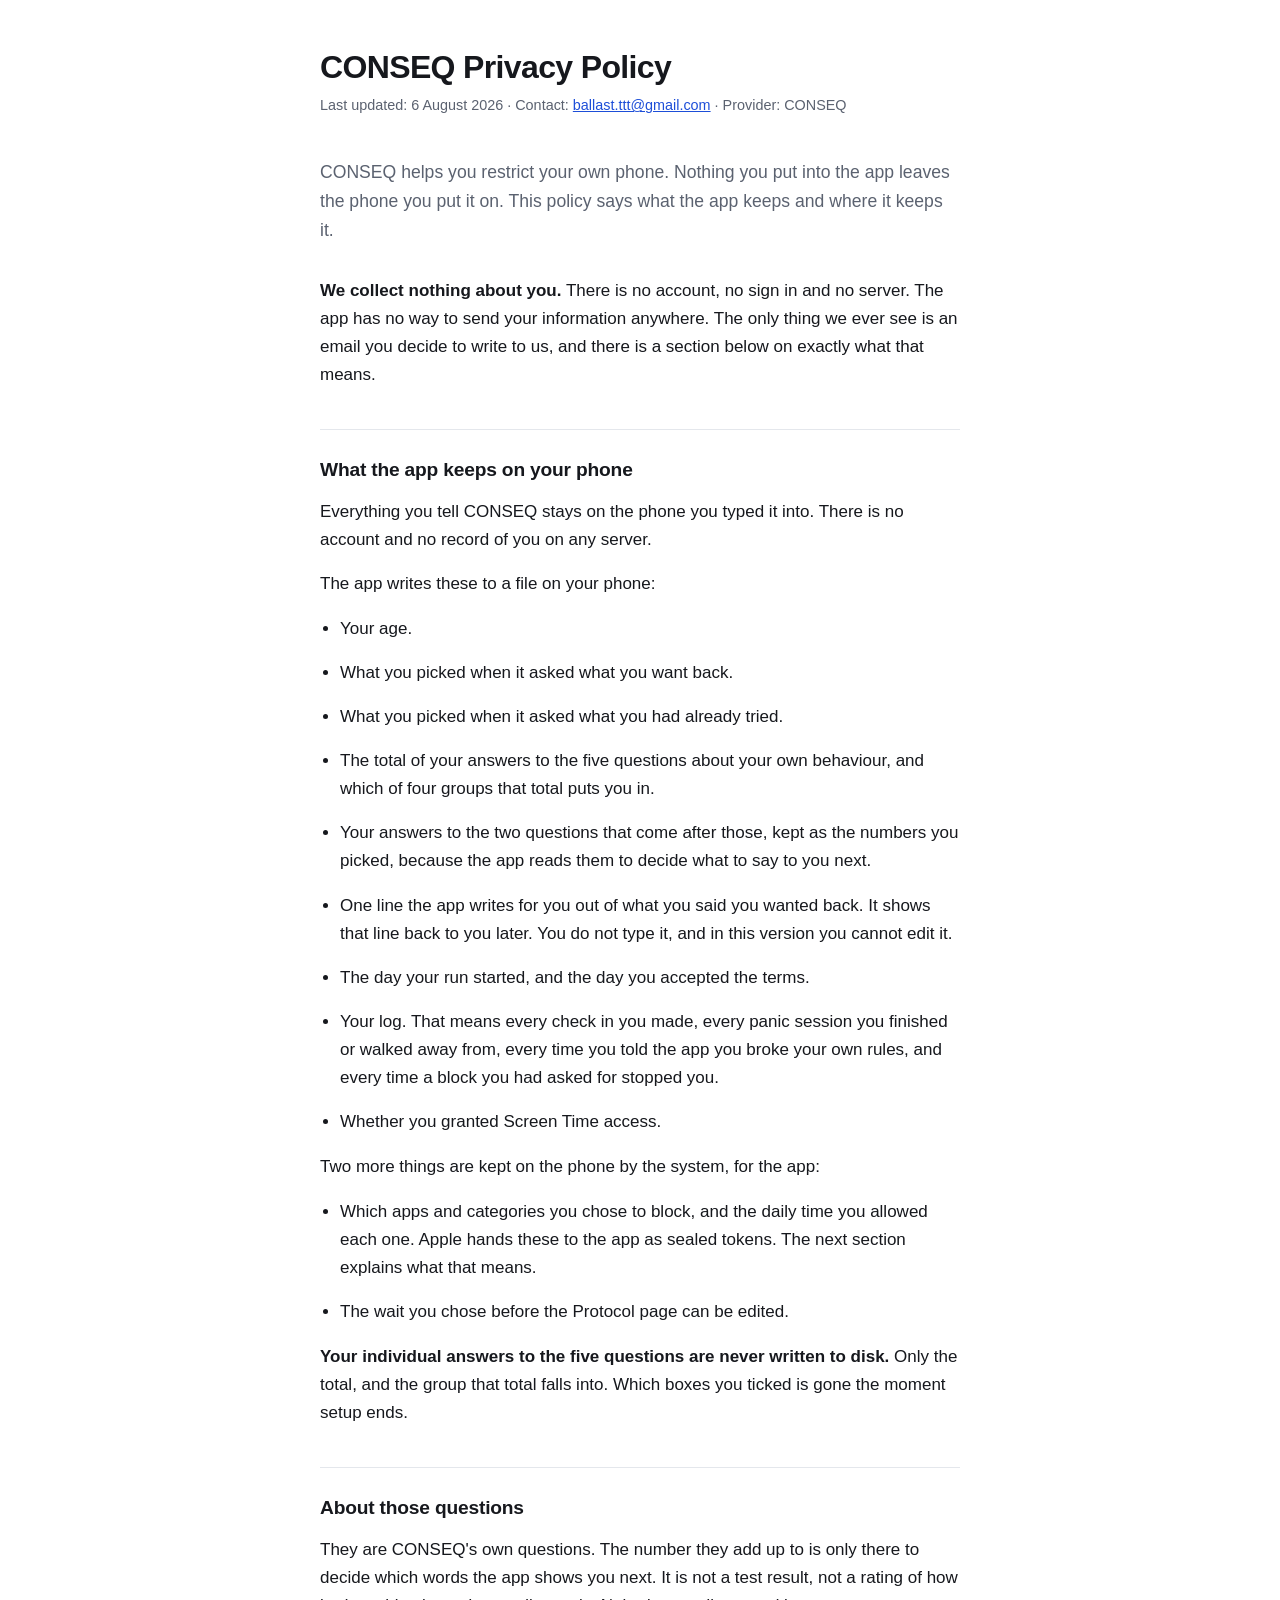
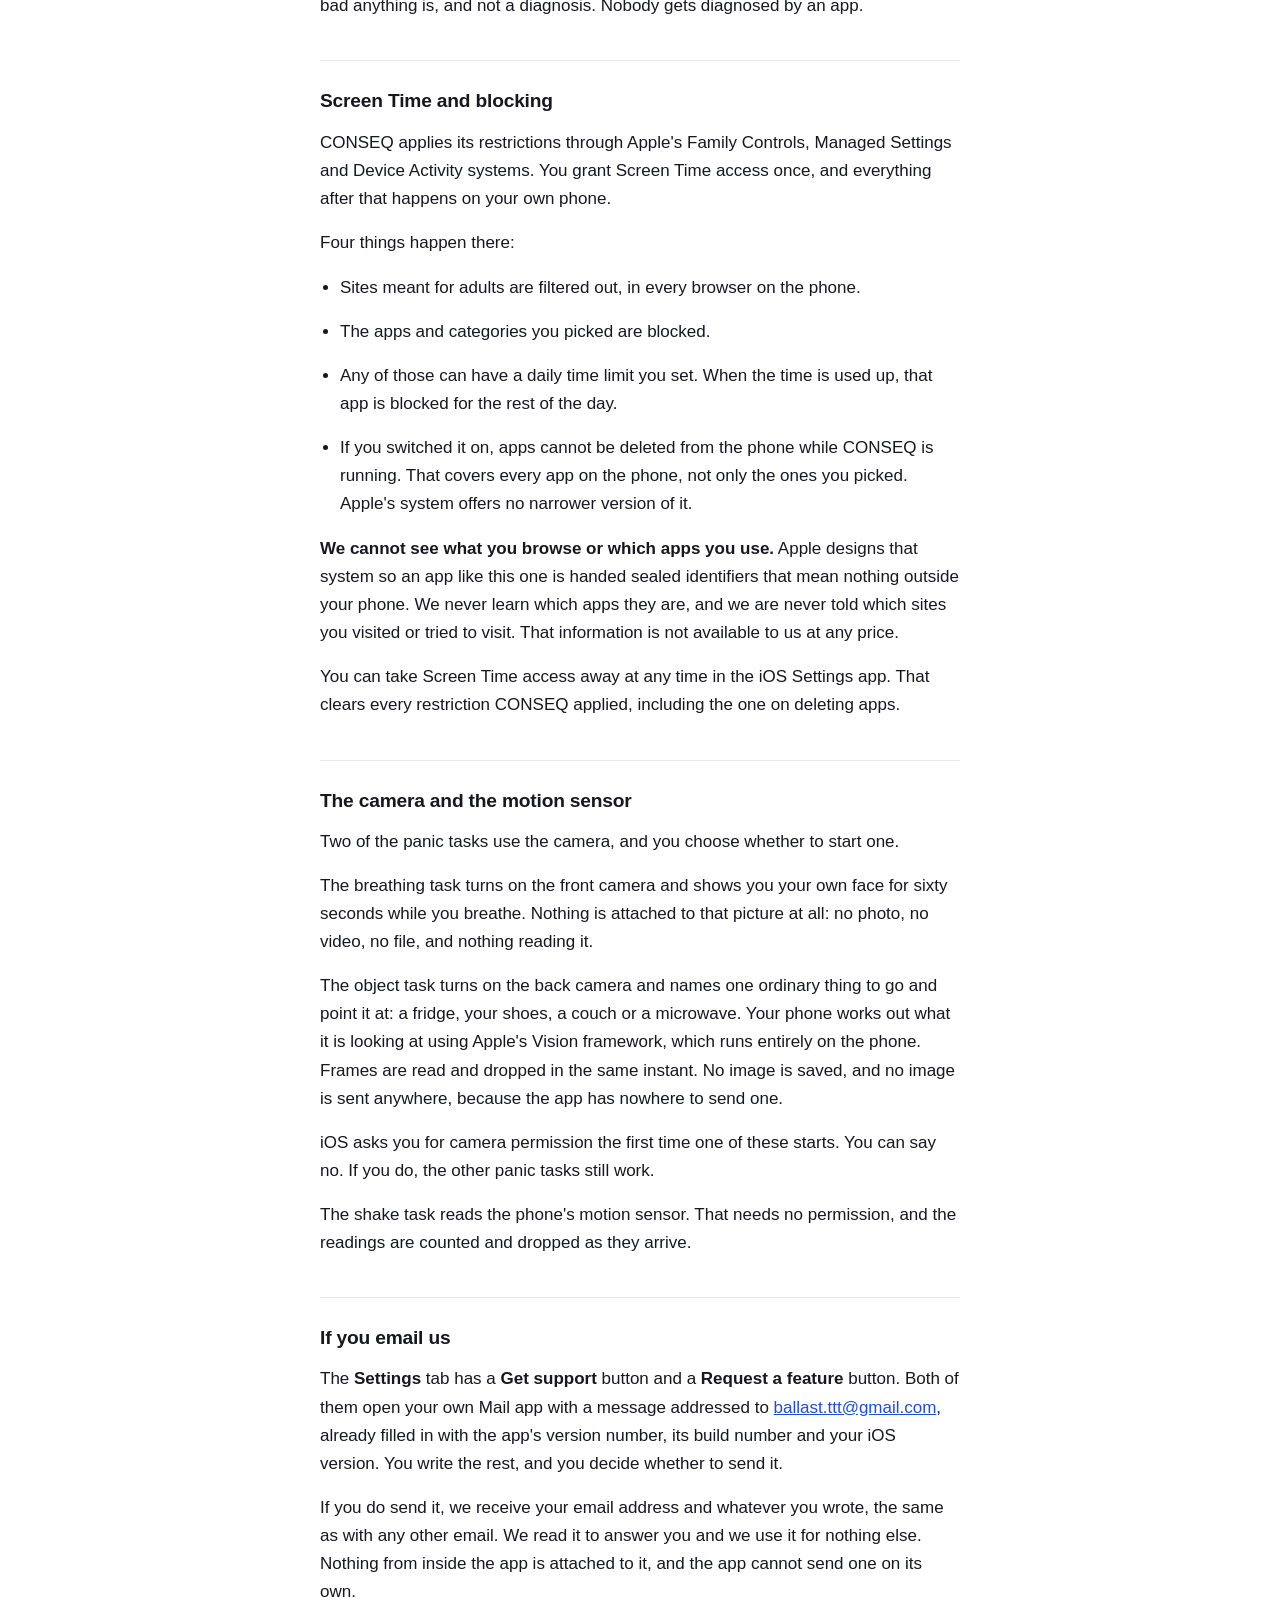
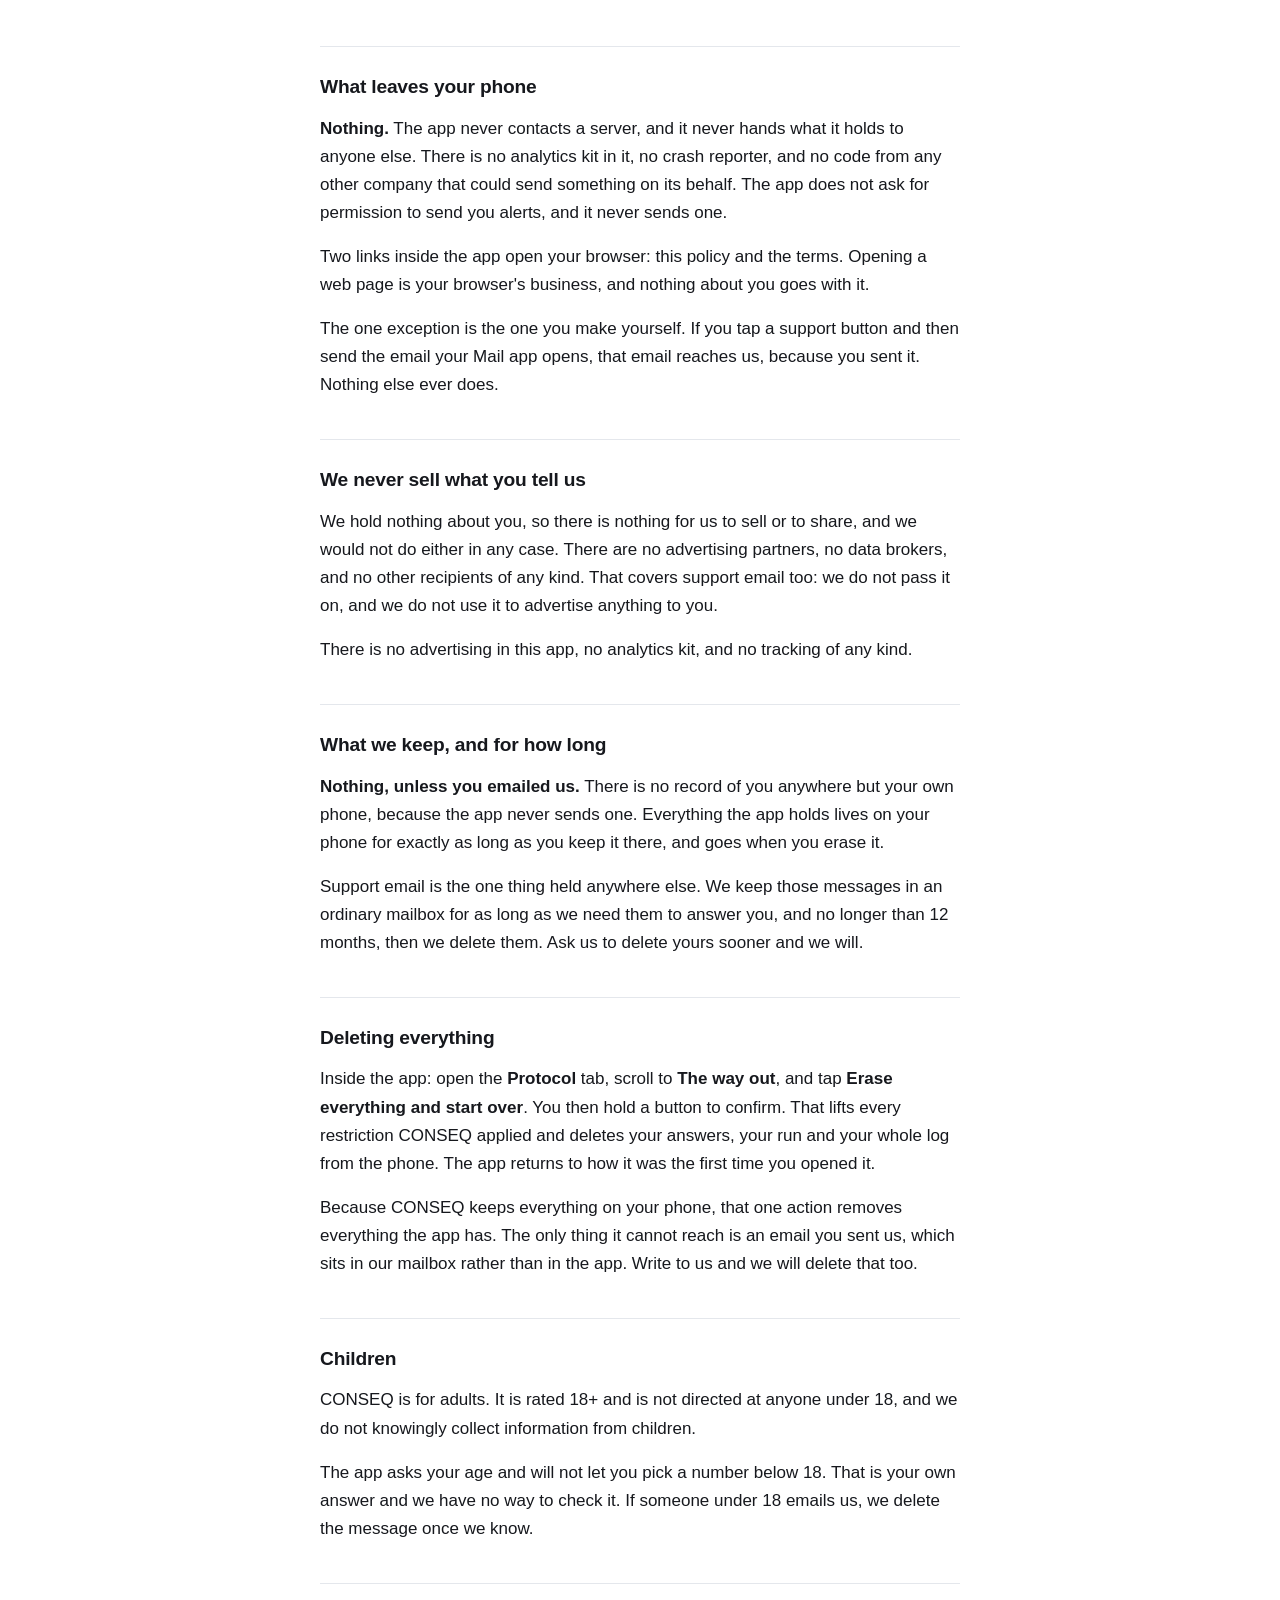
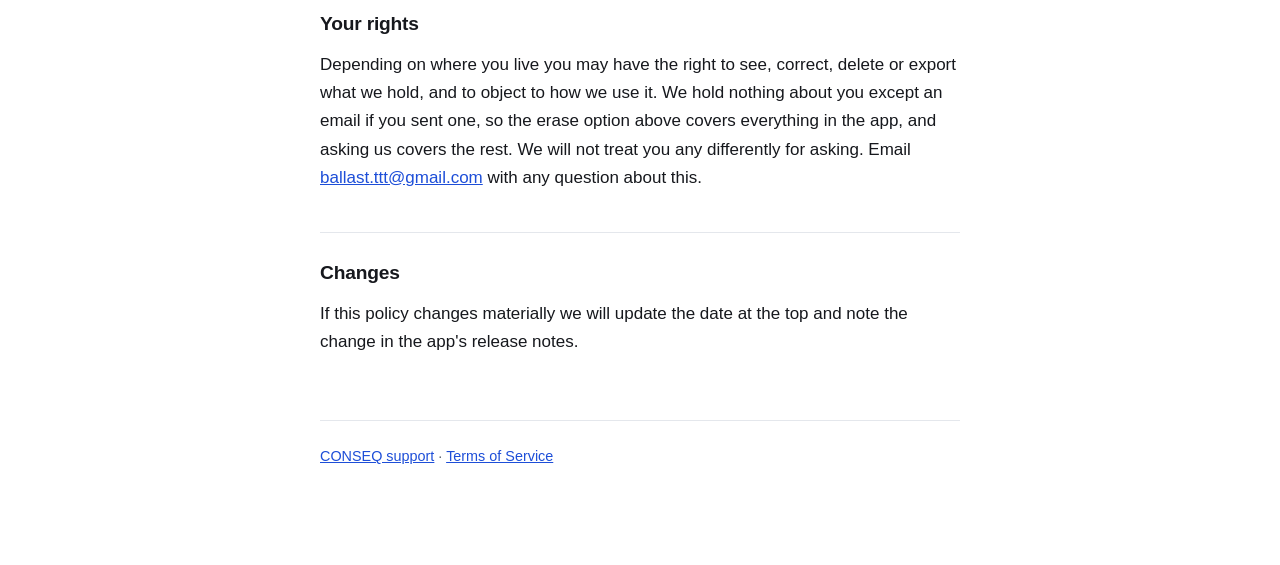
<file: privacy.html>
<!doctype html>
<html lang="en">
<head>
<meta charset="utf-8">
<meta name="viewport" content="width=device-width, initial-scale=1">
<title>CONSEQ Privacy Policy</title>
<link rel="stylesheet" href="style.css">
</head>
<body>
<main>

<h1>CONSEQ Privacy Policy</h1>
<p class="meta">Last updated: 6 August 2026 · Contact: <a href="mailto:ballast.ttt@gmail.com">ballast.ttt@gmail.com</a> · Provider: CONSEQ</p>

<p class="lede">CONSEQ helps you restrict your own phone. Nothing you put into the app leaves the phone you put it on. This policy says what the app keeps and where it keeps it.</p>

<p><strong>We collect nothing about you.</strong> There is no account, no sign in and no server. The app has no way to send your information anywhere. The only thing we ever see is an email you decide to write to us, and there is a section below on exactly what that means.</p>

<h2>What the app keeps on your phone</h2>

<p>Everything you tell CONSEQ stays on the phone you typed it into. There is no account and no record of you on any server.</p>

<p>The app writes these to a file on your phone:</p>

<ul>
  <li>Your age.</li>
  <li>What you picked when it asked what you want back.</li>
  <li>What you picked when it asked what you had already tried.</li>
  <li>The total of your answers to the five questions about your own behaviour, and which of four groups that total puts you in.</li>
  <li>Your answers to the two questions that come after those, kept as the numbers you picked, because the app reads them to decide what to say to you next.</li>
  <li>One line the app writes for you out of what you said you wanted back. It shows that line back to you later. You do not type it, and in this version you cannot edit it.</li>
  <li>The day your run started, and the day you accepted the terms.</li>
  <li>Your log. That means every check in you made, every panic session you finished or walked away from, every time you told the app you broke your own rules, and every time a block you had asked for stopped you.</li>
  <li>Whether you granted Screen Time access.</li>
</ul>

<p>Two more things are kept on the phone by the system, for the app:</p>

<ul>
  <li>Which apps and categories you chose to block, and the daily time you allowed each one. Apple hands these to the app as sealed tokens. The next section explains what that means.</li>
  <li>The wait you chose before the Protocol page can be edited.</li>
</ul>

<p><strong>Your individual answers to the five questions are never written to disk.</strong> Only the total, and the group that total falls into. Which boxes you ticked is gone the moment setup ends.</p>

<h2>About those questions</h2>

<p>They are CONSEQ's own questions. The number they add up to is only there to decide which words the app shows you next. It is not a test result, not a rating of how bad anything is, and not a diagnosis. Nobody gets diagnosed by an app.</p>

<h2>Screen Time and blocking</h2>

<p>CONSEQ applies its restrictions through Apple's Family Controls, Managed Settings and Device Activity systems. You grant Screen Time access once, and everything after that happens on your own phone.</p>

<p>Four things happen there:</p>

<ul>
  <li>Sites meant for adults are filtered out, in every browser on the phone.</li>
  <li>The apps and categories you picked are blocked.</li>
  <li>Any of those can have a daily time limit you set. When the time is used up, that app is blocked for the rest of the day.</li>
  <li>If you switched it on, apps cannot be deleted from the phone while CONSEQ is running. That covers every app on the phone, not only the ones you picked. Apple's system offers no narrower version of it.</li>
</ul>

<p><strong>We cannot see what you browse or which apps you use.</strong> Apple designs that system so an app like this one is handed sealed identifiers that mean nothing outside your phone. We never learn which apps they are, and we are never told which sites you visited or tried to visit. That information is not available to us at any price.</p>

<p>You can take Screen Time access away at any time in the iOS Settings app. That clears every restriction CONSEQ applied, including the one on deleting apps.</p>

<h2>The camera and the motion sensor</h2>

<p>Two of the panic tasks use the camera, and you choose whether to start one.</p>

<p>The breathing task turns on the front camera and shows you your own face for sixty seconds while you breathe. Nothing is attached to that picture at all: no photo, no video, no file, and nothing reading it.</p>

<p>The object task turns on the back camera and names one ordinary thing to go and point it at: a fridge, your shoes, a couch or a microwave. Your phone works out what it is looking at using Apple's Vision framework, which runs entirely on the phone. Frames are read and dropped in the same instant. No image is saved, and no image is sent anywhere, because the app has nowhere to send one.</p>

<p>iOS asks you for camera permission the first time one of these starts. You can say no. If you do, the other panic tasks still work.</p>

<p>The shake task reads the phone's motion sensor. That needs no permission, and the readings are counted and dropped as they arrive.</p>

<h2>If you email us</h2>

<p>The <strong>Settings</strong> tab has a <strong>Get support</strong> button and a <strong>Request a feature</strong> button. Both of them open your own Mail app with a message addressed to <a href="mailto:ballast.ttt@gmail.com">ballast.ttt@gmail.com</a>, already filled in with the app's version number, its build number and your iOS version. You write the rest, and you decide whether to send it.</p>

<p>If you do send it, we receive your email address and whatever you wrote, the same as with any other email. We read it to answer you and we use it for nothing else. Nothing from inside the app is attached to it, and the app cannot send one on its own.</p>

<h2>What leaves your phone</h2>

<p><strong>Nothing.</strong> The app never contacts a server, and it never hands what it holds to anyone else. There is no analytics kit in it, no crash reporter, and no code from any other company that could send something on its behalf. The app does not ask for permission to send you alerts, and it never sends one.</p>

<p>Two links inside the app open your browser: this policy and the terms. Opening a web page is your browser's business, and nothing about you goes with it.</p>

<p>The one exception is the one you make yourself. If you tap a support button and then send the email your Mail app opens, that email reaches us, because you sent it. Nothing else ever does.</p>

<h2 id="no-sharing">We never sell what you tell us</h2>

<p>We hold nothing about you, so there is nothing for us to sell or to share, and we would not do either in any case. There are no advertising partners, no data brokers, and no other recipients of any kind. That covers support email too: we do not pass it on, and we do not use it to advertise anything to you.</p>

<p>There is no advertising in this app, no analytics kit, and no tracking of any kind.</p>

<h2>What we keep, and for how long</h2>

<p><strong>Nothing, unless you emailed us.</strong> There is no record of you anywhere but your own phone, because the app never sends one. Everything the app holds lives on your phone for exactly as long as you keep it there, and goes when you erase it.</p>

<p>Support email is the one thing held anywhere else. We keep those messages in an ordinary mailbox for as long as we need them to answer you, and no longer than 12 months, then we delete them. Ask us to delete yours sooner and we will.</p>

<h2>Deleting everything</h2>

<p>Inside the app: open the <strong>Protocol</strong> tab, scroll to <strong>The way out</strong>, and tap <strong>Erase everything and start over</strong>. You then hold a button to confirm. That lifts every restriction CONSEQ applied and deletes your answers, your run and your whole log from the phone. The app returns to how it was the first time you opened it.</p>

<p>Because CONSEQ keeps everything on your phone, that one action removes everything the app has. The only thing it cannot reach is an email you sent us, which sits in our mailbox rather than in the app. Write to us and we will delete that too.</p>

<h2>Children</h2>

<p>CONSEQ is for adults. It is rated 18+ and is not directed at anyone under 18, and we do not knowingly collect information from children.</p>

<p>The app asks your age and will not let you pick a number below 18. That is your own answer and we have no way to check it. If someone under 18 emails us, we delete the message once we know.</p>

<h2>Your rights</h2>

<p>Depending on where you live you may have the right to see, correct, delete or export what we hold, and to object to how we use it. We hold nothing about you except an email if you sent one, so the erase option above covers everything in the app, and asking us covers the rest. We will not treat you any differently for asking. Email <a href="mailto:ballast.ttt@gmail.com">ballast.ttt@gmail.com</a> with any question about this.</p>

<h2>Changes</h2>

<p>If this policy changes materially we will update the date at the top and note the change in the app's release notes.</p>

<footer>
  <p><a href="./">CONSEQ support</a> · <a href="terms.html">Terms of Service</a></p>
</footer>

</main>
</body>
</html>
</file>
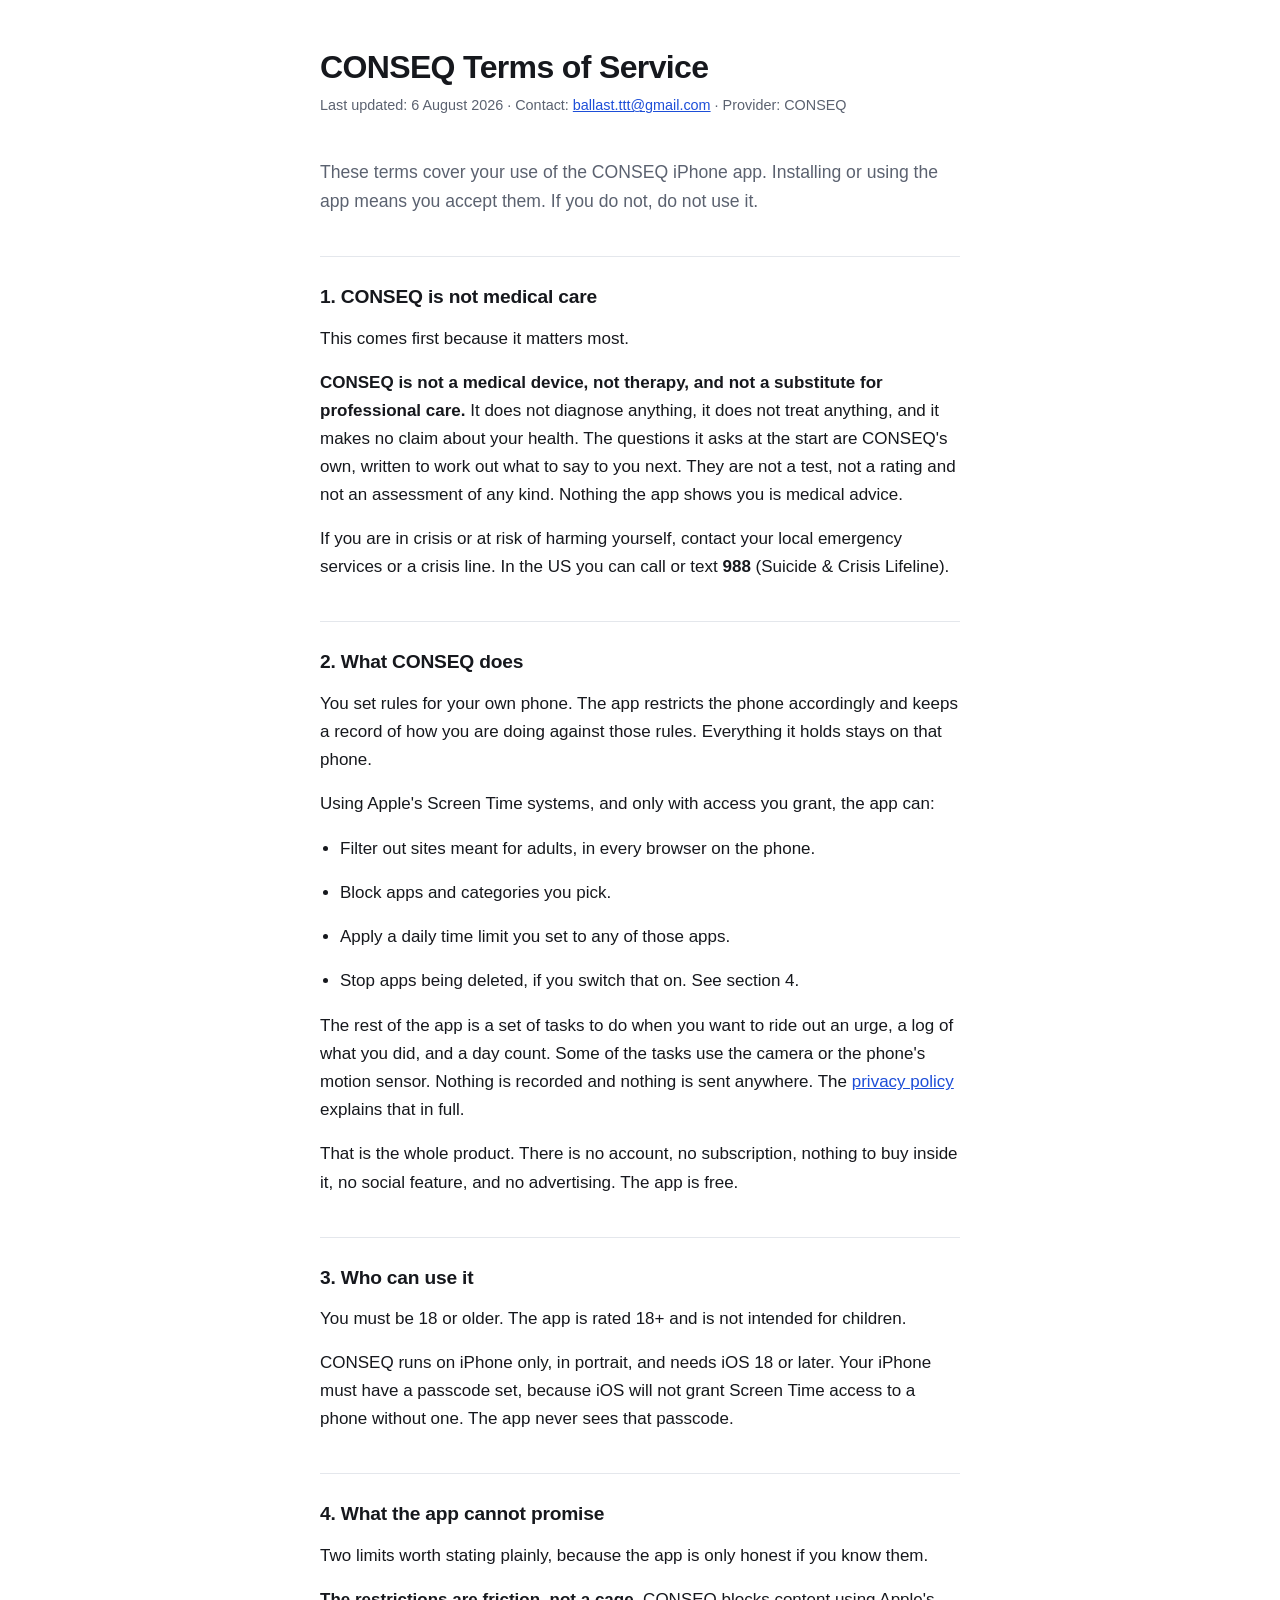
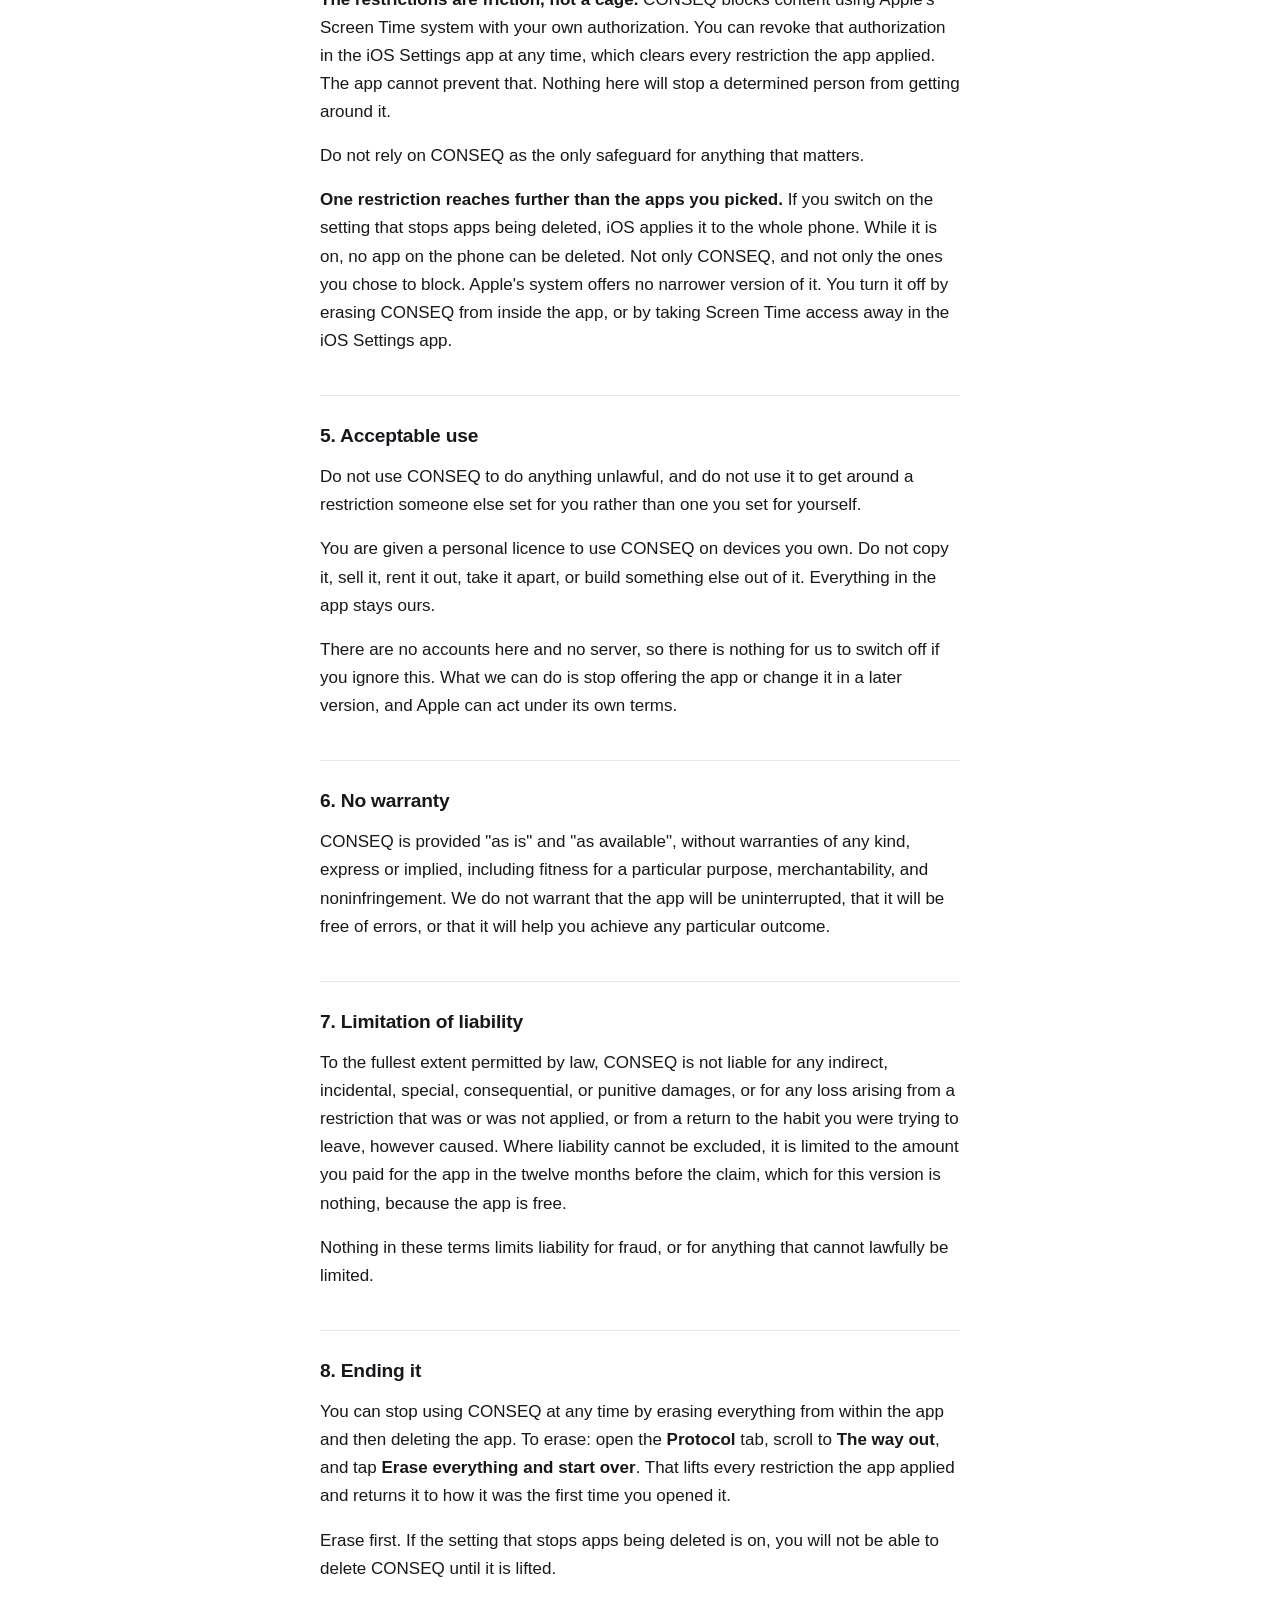
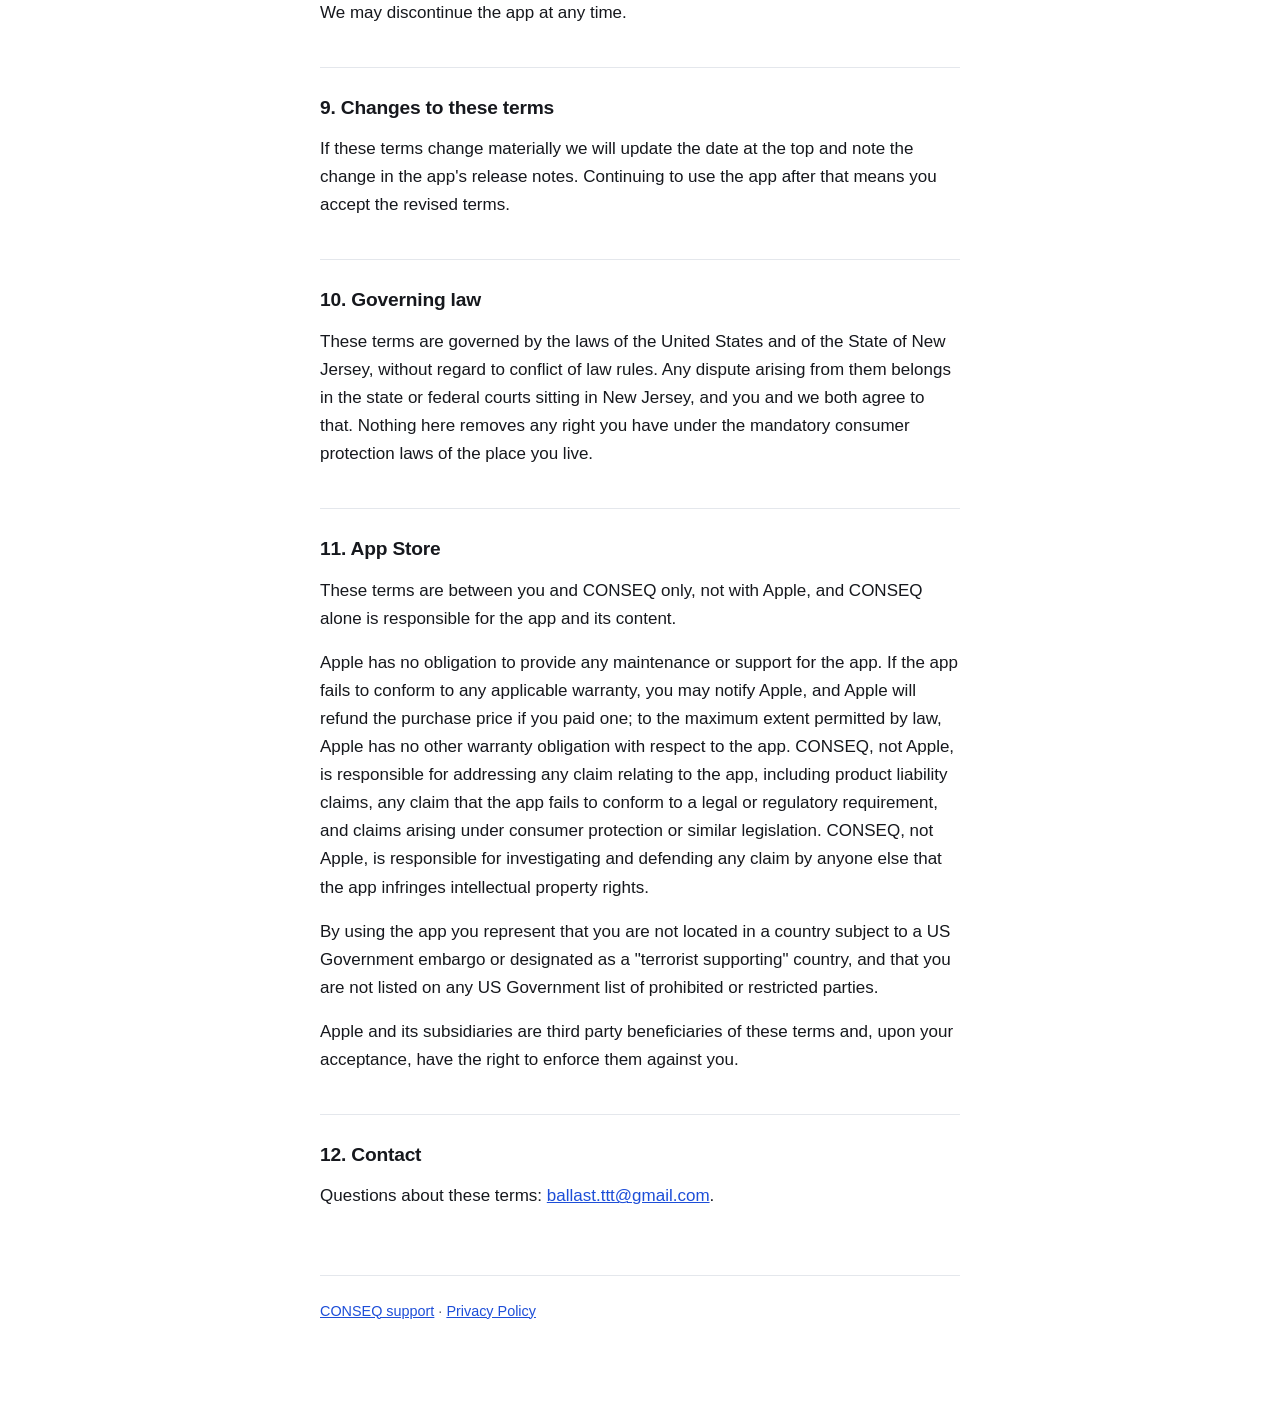
<file: terms.html>
<!doctype html>
<html lang="en">
<head>
<meta charset="utf-8">
<meta name="viewport" content="width=device-width, initial-scale=1">
<title>CONSEQ Terms of Service</title>
<link rel="stylesheet" href="style.css">
</head>
<body>
<main>

<h1>CONSEQ Terms of Service</h1>
<p class="meta">Last updated: 6 August 2026 · Contact: <a href="mailto:ballast.ttt@gmail.com">ballast.ttt@gmail.com</a> · Provider: CONSEQ</p>

<p class="lede">These terms cover your use of the CONSEQ iPhone app. Installing or using the app means you accept them. If you do not, do not use it.</p>

<h2>1. CONSEQ is not medical care</h2>

<p>This comes first because it matters most.</p>

<p><strong>CONSEQ is not a medical device, not therapy, and not a substitute for professional care.</strong> It does not diagnose anything, it does not treat anything, and it makes no claim about your health. The questions it asks at the start are CONSEQ's own, written to work out what to say to you next. They are not a test, not a rating and not an assessment of any kind. Nothing the app shows you is medical advice.</p>

<p>If you are in crisis or at risk of harming yourself, contact your local emergency services or a crisis line. In the US you can call or text <strong>988</strong> (Suicide &amp; Crisis Lifeline).</p>

<h2>2. What CONSEQ does</h2>

<p>You set rules for your own phone. The app restricts the phone accordingly and keeps a record of how you are doing against those rules. Everything it holds stays on that phone.</p>

<p>Using Apple's Screen Time systems, and only with access you grant, the app can:</p>

<ul>
  <li>Filter out sites meant for adults, in every browser on the phone.</li>
  <li>Block apps and categories you pick.</li>
  <li>Apply a daily time limit you set to any of those apps.</li>
  <li>Stop apps being deleted, if you switch that on. See section 4.</li>
</ul>

<p>The rest of the app is a set of tasks to do when you want to ride out an urge, a log of what you did, and a day count. Some of the tasks use the camera or the phone's motion sensor. Nothing is recorded and nothing is sent anywhere. The <a href="privacy.html">privacy policy</a> explains that in full.</p>

<p>That is the whole product. There is no account, no subscription, nothing to buy inside it, no social feature, and no advertising. The app is free.</p>

<h2>3. Who can use it</h2>

<p>You must be 18 or older. The app is rated 18+ and is not intended for children.</p>

<p>CONSEQ runs on iPhone only, in portrait, and needs iOS 18 or later. Your iPhone must have a passcode set, because iOS will not grant Screen Time access to a phone without one. The app never sees that passcode.</p>

<h2>4. What the app cannot promise</h2>

<p>Two limits worth stating plainly, because the app is only honest if you know them.</p>

<p><strong>The restrictions are friction, not a cage.</strong> CONSEQ blocks content using Apple's Screen Time system with your own authorization. You can revoke that authorization in the iOS Settings app at any time, which clears every restriction the app applied. The app cannot prevent that. Nothing here will stop a determined person from getting around it.</p>

<p>Do not rely on CONSEQ as the only safeguard for anything that matters.</p>

<p><strong>One restriction reaches further than the apps you picked.</strong> If you switch on the setting that stops apps being deleted, iOS applies it to the whole phone. While it is on, no app on the phone can be deleted. Not only CONSEQ, and not only the ones you chose to block. Apple's system offers no narrower version of it. You turn it off by erasing CONSEQ from inside the app, or by taking Screen Time access away in the iOS Settings app.</p>

<h2>5. Acceptable use</h2>

<p>Do not use CONSEQ to do anything unlawful, and do not use it to get around a restriction someone else set for you rather than one you set for yourself.</p>

<p>You are given a personal licence to use CONSEQ on devices you own. Do not copy it, sell it, rent it out, take it apart, or build something else out of it. Everything in the app stays ours.</p>

<p>There are no accounts here and no server, so there is nothing for us to switch off if you ignore this. What we can do is stop offering the app or change it in a later version, and Apple can act under its own terms.</p>

<h2>6. No warranty</h2>

<p>CONSEQ is provided "as is" and "as available", without warranties of any kind, express or implied, including fitness for a particular purpose, merchantability, and noninfringement. We do not warrant that the app will be uninterrupted, that it will be free of errors, or that it will help you achieve any particular outcome.</p>

<h2>7. Limitation of liability</h2>

<p>To the fullest extent permitted by law, CONSEQ is not liable for any indirect, incidental, special, consequential, or punitive damages, or for any loss arising from a restriction that was or was not applied, or from a return to the habit you were trying to leave, however caused. Where liability cannot be excluded, it is limited to the amount you paid for the app in the twelve months before the claim, which for this version is nothing, because the app is free.</p>

<p>Nothing in these terms limits liability for fraud, or for anything that cannot lawfully be limited.</p>

<h2>8. Ending it</h2>

<p>You can stop using CONSEQ at any time by erasing everything from within the app and then deleting the app. To erase: open the <strong>Protocol</strong> tab, scroll to <strong>The way out</strong>, and tap <strong>Erase everything and start over</strong>. That lifts every restriction the app applied and returns it to how it was the first time you opened it.</p>

<p>Erase first. If the setting that stops apps being deleted is on, you will not be able to delete CONSEQ until it is lifted.</p>

<p>We may discontinue the app at any time.</p>

<h2>9. Changes to these terms</h2>

<p>If these terms change materially we will update the date at the top and note the change in the app's release notes. Continuing to use the app after that means you accept the revised terms.</p>

<h2>10. Governing law</h2>

<p>These terms are governed by the laws of the United States and of the State of New Jersey, without regard to conflict of law rules. Any dispute arising from them belongs in the state or federal courts sitting in New Jersey, and you and we both agree to that. Nothing here removes any right you have under the mandatory consumer protection laws of the place you live.</p>

<h2>11. App Store</h2>

<p>These terms are between you and CONSEQ only, not with Apple, and CONSEQ alone is responsible for the app and its content.</p>

<p>Apple has no obligation to provide any maintenance or support for the app. If the app fails to conform to any applicable warranty, you may notify Apple, and Apple will refund the purchase price if you paid one; to the maximum extent permitted by law, Apple has no other warranty obligation with respect to the app. CONSEQ, not Apple, is responsible for addressing any claim relating to the app, including product liability claims, any claim that the app fails to conform to a legal or regulatory requirement, and claims arising under consumer protection or similar legislation. CONSEQ, not Apple, is responsible for investigating and defending any claim by anyone else that the app infringes intellectual property rights.</p>

<p>By using the app you represent that you are not located in a country subject to a US Government embargo or designated as a "terrorist supporting" country, and that you are not listed on any US Government list of prohibited or restricted parties.</p>

<p>Apple and its subsidiaries are third party beneficiaries of these terms and, upon your acceptance, have the right to enforce them against you.</p>

<h2>12. Contact</h2>

<p>Questions about these terms: <a href="mailto:ballast.ttt@gmail.com">ballast.ttt@gmail.com</a>.</p>

<footer>
  <p><a href="./">CONSEQ support</a> · <a href="privacy.html">Privacy Policy</a></p>
</footer>

</main>
</body>
</html>
</file>
<file: style.css>
:root {
  --bg: #ffffff;
  --ink: #16181d;
  --muted: #5b6270;
  --rule: #e4e7ec;
  --link: #1d4ed8;
  --note-bg: #f5f6f8;
}

@media (prefers-color-scheme: dark) {
  :root {
    --bg: #14161a;
    --ink: #e8eaee;
    --muted: #9aa2b1;
    --rule: #2a2e36;
    --link: #8fb2ff;
    --note-bg: #1c1f25;
  }
}

* { box-sizing: border-box; }

body {
  margin: 0;
  padding: 3rem 1.25rem 5rem;
  background: var(--bg);
  color: var(--ink);
  font: 17px/1.65 -apple-system, BlinkMacSystemFont, "Segoe UI", Roboto, Helvetica, Arial, sans-serif;
  -webkit-text-size-adjust: 100%;
}

main {
  max-width: 40rem;
  margin: 0 auto;
}

h1 {
  font-size: 2rem;
  line-height: 1.2;
  letter-spacing: -0.02em;
  margin: 0 0 0.5rem;
}

h2 {
  font-size: 1.2rem;
  letter-spacing: -0.01em;
  margin: 2.5rem 0 0.75rem;
  padding-top: 1.5rem;
  border-top: 1px solid var(--rule);
}

h3 {
  font-size: 1rem;
  margin: 1.75rem 0 0.5rem;
}

p, li { margin: 0 0 1rem; }

ul { padding-left: 1.25rem; }

a { color: var(--link); }

strong { font-weight: 600; }

.meta {
  color: var(--muted);
  font-size: 0.9rem;
  margin-bottom: 2.5rem;
}

.lede {
  font-size: 1.1rem;
  color: var(--muted);
  margin-bottom: 2rem;
}

.note {
  background: var(--note-bg);
  border-radius: 10px;
  padding: 1rem 1.25rem;
  margin: 1.5rem 0;
  font-size: 0.95rem;
}

.note p:last-child { margin-bottom: 0; }

/* Marks a section that describes the accountability text, which is not
   switched on in the shipping app. Remove these paragraphs and this rule
   together when it goes live. */
.scope {
  background: var(--note-bg);
  border-left: 3px solid var(--rule);
  border-radius: 0 8px 8px 0;
  padding: 0.75rem 1rem;
  margin: 0 0 1.25rem;
  color: var(--muted);
  font-size: 0.95rem;
}

footer {
  margin-top: 4rem;
  padding-top: 1.5rem;
  border-top: 1px solid var(--rule);
  color: var(--muted);
  font-size: 0.9rem;
}

.home-links {
  list-style: none;
  padding: 0;
  font-size: 1.1rem;
}

.home-links li { margin-bottom: 0.75rem; }
</file>
